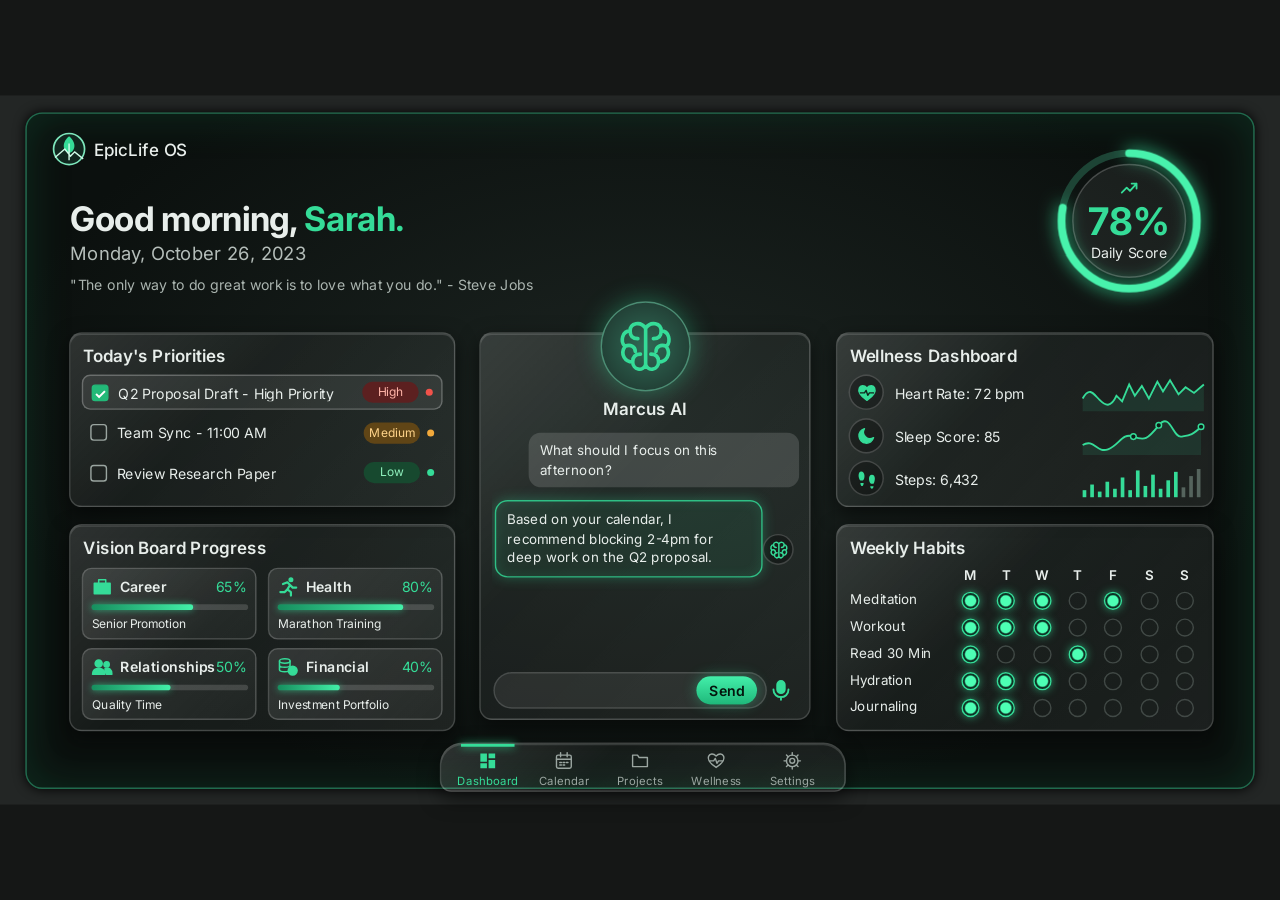
<file: TOOLIFY V 2.0.0/Index.html>
<!DOCTYPE html>
<html lang="en">
<head>
<meta charset="UTF-8">
<meta name="viewport" content="width=device-width, initial-scale=1">
<title>EpicLife OS</title>
<link href="https://fonts.googleapis.com/css2?family=Inter:wght@400;500;600;700&display=swap" rel="stylesheet">
<style>
*{margin:0;padding:0;box-sizing:border-box}
body{background:#151716;height:100vh;height:100dvh;overflow:hidden;font-family:Inter,Arial,sans-serif;color:#e8eeeb}
#app{position:absolute;width:908px;height:503px;left:50%;top:50%;background:#232625}
#screen{position:absolute;left:18px;top:12px;width:872px;height:480px;border:1.5px solid #1f6b4d;border-radius:12px;background:radial-gradient(ellipse at 50% 45%,#1c2421,#0b100e 75%);box-shadow:inset 0 0 30px #19805540,0 0 8px #000}
.a{position:absolute}.t{position:absolute;white-space:nowrap;line-height:1.25}
.panel{position:absolute;border:1px solid #ffffff2b;border-radius:9px;background:linear-gradient(135deg,#ffffff24,#ffffff0b 40%,#ffffff12);box-shadow:0 5px 14px #0008,inset 0 1px 0 #fff2}
button,input{font:inherit;color:inherit;border:0;outline:0;background:none}
button{cursor:pointer}button:hover{filter:brightness(1.25)}
button:focus-visible,input:focus-visible{outline:1.5px solid #37e6a0}
svg{display:block;overflow:visible}
.g{color:#35dc98}
.row{position:absolute;left:8px;width:256px;height:25px;border-radius:6px;display:flex;align-items:center;font-size:10px;padding-left:6px}
.row.first{border:1px solid #ffffff40;background:#ffffff14}
.cb{width:12px;height:12px;border:1.2px solid #9aa5a0;border-radius:2.5px;margin-right:7px;flex:none;font-size:10px;line-height:10px;font-weight:700;color:#fff}
.cb.on{background:#22b978;border-color:#22b978}
.row span{flex:1;overflow:hidden;white-space:nowrap;text-overflow:ellipsis}.row.done span{text-decoration:line-through;opacity:.55}
.tag{width:40px;height:15px;border-radius:9px;font-size:8.5px;line-height:15px;margin-right:5px;flex:none}
.dot{width:5px;height:5px;border-radius:50%;margin-right:6px;flex:none}
.High{background:#5c2020;color:#ffb4a8}.Medium{background:#604516;color:#ffd48a}.Low{background:#17492f;color:#8ff0bd}
.dot.High{background:#f0524a}.dot.Medium{background:#f2a93b}.dot.Low{background:#35dc98}
.goal{position:absolute;width:124px;height:51px;border:1px solid #ffffff2e;border-radius:7px;background:linear-gradient(135deg,#ffffff1c,#ffffff0a);text-align:left}
.track{position:absolute;left:6px;top:25px;width:111px;height:4px;border-radius:3px;background:#ffffff26}
.fill{height:100%;border-radius:3px;background:linear-gradient(90deg,#168e5e,#42f0a8);box-shadow:0 0 5px #35dc98aa;transition:width .3s}
.ic{position:absolute;width:25px;height:25px;border-radius:50%;border:1px solid #ffffff30;background:#00000050;display:grid;place-items:center}
.hab{position:absolute;width:13px;height:13px;border-radius:50%;border:1px solid #7d8a8466;padding:0}
.hab.on{border:1.5px solid #35dc98;background:radial-gradient(circle,#4dffb4 0 3.5px,#0d3325 4.5px);box-shadow:0 0 6px #35dc9899}
.nav{position:absolute;top:0;width:54px;height:35px;display:flex;flex-direction:column;align-items:center;justify-content:center;gap:2px;font-size:8px;color:#9ba6a1}
.nav.on{color:#35dc98}.nav.on::before{content:"";position:absolute;top:0;width:38px;height:2px;background:#35dc98;box-shadow:0 0 6px #35dc98}
.send{background:linear-gradient(#43efaa,#1fb87a);color:#04150d;font-weight:600;border-radius:14px;box-shadow:0 0 10px #35dc9866}
.field{background:#ffffff14;border:1px solid #ffffff2b;border-radius:8px;padding:5px 9px;font-size:11px;min-width:0}
input::placeholder{color:#8c9791}
#chat{position:absolute;left:8px;top:70px;width:218px;height:162px;overflow-y:auto;display:flex;flex-direction:column;gap:9px;scrollbar-width:none}
.me,.ai{font-size:9.5px;line-height:13.5px;border-radius:9px;padding:6px 8px;overflow-wrap:anywhere;flex:none}
.me{align-self:flex-end;max-width:192px;background:#ffffff24}
.ai{align-self:flex-start;max-width:190px;margin-left:2px;border:1px solid #2fbf85;background:#35dc9814;box-shadow:0 0 9px #35dc9855,inset 0 0 8px #35dc9822}
.page{position:absolute;left:30px;top:62px;width:812px;height:370px;padding:16px;overflow:auto;font-size:12px}
.page h2{font-size:17px;margin-bottom:12px}.line{display:flex;gap:10px;align-items:center;padding:7px 10px;border-radius:7px;background:#ffffff10;margin-top:7px}.line span{flex:1;overflow-wrap:anywhere}
.form{display:flex;gap:8px;align-items:center;flex-wrap:wrap}.form .send{padding:5px 14px}
.cal{display:grid;grid-template-columns:repeat(7,1fr);gap:4px;margin-top:8px;text-align:center}.cal button{height:34px;border-radius:6px;background:#ffffff10}.cal .sel{background:#22b978;color:#04150d}.cal .has{border-bottom:2px solid #35dc98}
input[type=range]{accent-color:#35dc98}
</style>
</head>
<body>
<div id="app"><div id="screen"></div></div>

<script>
const $=s=>document.querySelector(s);
const esc=s=>String(s).replace(/[&<>"']/g,c=>'&#'+c.charCodeAt(0)+';');

/* ---------- Data ---------- */
const DEF={name:'Sarah',live:false,
 tasks:[{t:'Q2 Proposal Draft - High Priority',p:'High',d:true},{t:'Team Sync - 11:00 AM',p:'Medium',d:false},{t:'Review Research Paper',p:'Low',d:false}],
 goals:[{n:'Career',s:'Senior Promotion',v:65,i:'bag'},{n:'Health',s:'Marathon Training',v:80,i:'run'},{n:'Relationships',s:'Quality Time',v:50,i:'people'},{n:'Financial',s:'Investment Portfolio',v:40,i:'coins'}],
 habits:[['Meditation','1110100'],['Workout','1110000'],['Read 30 Min','1001000'],['Hydration','1110000'],['Journaling','1100000']].map(([n,d])=>({n,d:[...d].map(Number)})),
 well:{heart:72,sleep:85,steps:6432},events:{},
 chat:[['me','What should I focus on this afternoon?'],['ai','Based on your calendar, I recommend blocking 2-4pm for deep work on the Q2 proposal.']]};
const copy=()=>JSON.parse(JSON.stringify(DEF));
let D=copy();
try{Object.assign(D,JSON.parse(localStorage.getItem('epiclife')||'{}'))}catch(e){}
const save=()=>{try{localStorage.setItem('epiclife',JSON.stringify(D))}catch(e){}};
/* Shuru ka score image jaisa 78% hai, phir aap ke kaam ke mutabiq badalta hai */
const raw=d=>{const h=d.habits.flatMap(x=>x.d);return (d.tasks.length?d.tasks.filter(x=>x.d).length/d.tasks.length:0)*50+(h.length?h.filter(Boolean).length/h.length:0)*50};
const score=()=>Math.max(0,Math.min(100,Math.round(78+raw(D)-raw(DEF))));

let page='Dashboard',month=new Date(),day=new Date().toDateString(),rec=null;

/* ---------- Icons ---------- */
const svg=(body,s=14,w=1.7)=>`<svg width="${s}" height="${s}" viewBox="0 0 24 24" fill="none" stroke="currentColor" stroke-width="${w}" stroke-linecap="round" stroke-linejoin="round">${body}</svg>`;
const I={
 bag:'<path d="M3 8h18v12H3z" fill="currentColor"/><path d="M8 8V4h8v4"/>',
 run:'<circle cx="15" cy="4" r="2" fill="currentColor"/><path d="M6 9l5-2 3 3-3 5 4 3v4M11 15l-3 3H3M14 10l3 3h4" stroke-width="2.5"/>',
 people:'<circle cx="8" cy="8" r="4" fill="currentColor"/><circle cx="17" cy="9" r="3" fill="currentColor"/><path d="M1 20c0-9 14-9 14 0zM15 14c5-2 8 1 8 6h-6z" fill="currentColor"/>',
 coins:'<ellipse cx="8" cy="5" rx="6" ry="2.5"/><path d="M2 5v10c0 3 12 3 12 0V5M2 10c0 3 12 3 12 0"/><circle cx="17" cy="16" r="5" fill="currentColor"/>',
 heart:'<path d="M12 21C-6 9 5-2 12 6c7-8 18 3 0 15z" fill="currentColor"/><path d="M4 12h5l2-3 2 6 2-3h5" stroke="#10211a"/>',
 moon:'<path d="M20 15A9 9 0 119 4a8 8 0 0011 11z" fill="currentColor"/>',
 steps:'<path d="M5 3c5 0 5 9 2 11H4C1 11 1 3 5 3zM4 17h4c0 5-4 5-4 0zM18 7c5 0 4 8 2 11h-3c-3-2-4-11 1-11zM16 21h4c0 4-4 4-4 0z" fill="currentColor" stroke="none"/>',
 brain:'<path d="M12 5C10 2 6 3 6 6c-3 0-4 4-2 6-2 3 0 6 3 6 0 3 4 4 5 1zM12 5c2-3 6-2 6 1 3 0 4 4 2 6 2 3 0 6-3 6 0 3-4 4-5 1M12 5v14M6 6c0 2 1 3 3 3M4 12c2-1 4 0 4 2M7 18c0-2 1-3 3-3M18 6c0 2-1 3-3 3M20 12c-2-1-4 0-4 2M17 18c0-2-1-3-3-3"/>',
 mic:'<rect x="8" y="2" width="8" height="13" rx="4" fill="currentColor"/><path d="M4 11c0 11 16 11 16 0M12 19v3"/>',
 Dashboard:'<path d="M3 3h8v10H3zM13 3h8v6h-8zM3 15h8v6H3zM13 11h8v10h-8z" fill="currentColor" stroke="none"/>',
 Calendar:'<rect x="3" y="5" width="18" height="16" rx="2"/><path d="M3 10h18M8 2v5M16 2v5M7 14h2M11 14h2M15 14h2M7 17h2M11 17h2"/>',
 Projects:'<path d="M3 5h6l2 3h10v11H3z"/>',
 Wellness:'<path d="M12 20C-5 9 5-1 12 6c7-7 17 3 0 14zM4 12h5l2-3 2 6 2-3h5"/>',
 Settings:'<circle cx="12" cy="12" r="3"/><circle cx="12" cy="12" r="7"/><path d="M12 2v3M12 19v3M2 12h3M19 12h3M5 5l2 2M17 17l2 2M19 5l-2 2M7 17l-2 2"/>'
};

/* ---------- Helpers ---------- */
const at=(x,y,w,h)=>`left:${x}px;top:${y}px;${w?`width:${w}px;`:''}${h?`height:${h}px;`:''}`;
const text=(x,y,v,s,extra='')=>`<div class="t" style="${at(x,y)}font-size:${s}px;${extra}">${v}</div>`;
const panel=(x,y,w,h,body,cls='panel')=>`<div class="${cls}" style="${at(x,y,w,h)}">${body}</div>`;
const title=v=>text(9,8,v,12,'font-weight:600');

function ring(){
 const s=score(),c=2*Math.PI*48;
 return `<button class="a" data-act="score" style="${at(729,23,106,106)}border-radius:50%" aria-label="Daily score ${s}%">
 <svg width="106" height="106"><circle cx="53" cy="53" r="48" fill="none" stroke="#1d4435" stroke-width="5"/>
 <circle cx="53" cy="53" r="48" fill="none" stroke="#48f2ac" stroke-width="5.5" stroke-linecap="round" stroke-dasharray="${c*s/100} ${c}" transform="rotate(-90 53 53)" style="filter:drop-shadow(0 0 6px #35dc98)"/>
 <circle cx="53" cy="53" r="40" fill="#ffffff10" stroke="#ffffff38"/></svg>
 <div class="a g" style="left:46px;top:23px">${svg('<path d="M3 17l6-6 4 4 8-9M15 6h6v6"/>',14,2.2)}</div>
 <div class="t g" style="left:0;width:106px;top:37px;font-size:27px;font-weight:700">${s}%</div>
 <div class="t" style="left:0;width:106px;top:69px;font-size:10px">Daily Score</div></button>`;
}
const spark=(d,dots='')=>`<svg width="86" height="26"><path d="${d} V26 H0Z" fill="#35dc981c"/><path d="${d}" fill="none" stroke="#35dc98" stroke-width="1.3"/>${dots}</svg>`;

/* ---------- Dashboard ---------- */
function dashboard(){
 const now=D.live?new Date():new Date(2023,9,26),h=new Date().getHours();
 const greet=!D.live||h<12?'Good morning':h<17?'Good afternoon':'Good evening';
 /* Image mein 26 Oct 2023 ko Monday likha hai, wahi rakha hai */
 const date=D.live?now.toLocaleDateString('en-US',{weekday:'long',month:'long',day:'numeric',year:'numeric'}):'Monday, October 26, 2023';
 let o=text(31,60,`${greet}, <span class="g">${esc(D.name)}.</span>`,24,'font-weight:700;letter-spacing:-.4px')
 +text(31,91,date,13,'color:#b5beba')+text(31,115,'"The only way to do great work is to love what you do." - Steve Jobs',10,'color:#aab4af')+ring();

 o+=panel(30,155,274,124,title("Today's Priorities")+`<div style="position:absolute;inset:0;overflow:hidden">${D.tasks.slice(0,3).map((t,i)=>`<div class="row ${i?'':'first'} ${t.d&&i?'done':''}" style="top:${29+i*28.5}px"><button class="cb ${t.d?'on':''}" data-act="task" data-i="${i}" role="checkbox" aria-checked="${t.d}" aria-label="${esc(t.t)}">${t.d?'✓':''}</button><span>${esc(t.t)}</span><button class="tag ${t.p}" data-act="pri" data-i="${i}">${t.p}</button><i class="dot ${t.p}"></i></div>`).join('')}</div>`);

 o+=panel(30,291,274,147,title('Vision Board Progress')+D.goals.map((g,i)=>`<button class="goal" data-act="goal" data-i="${i}" title="Click: +5%" style="${at(8+(i%2)*132,30+(i>>1)*57)}"><span class="a g" style="left:6px;top:5px">${svg(I[g.i],15)}</span><span class="t" style="left:26px;top:6px;font-size:10px;font-weight:600">${g.n}</span><span class="t g" style="right:6px;top:6px;font-size:10px">${g.v}%</span><span class="track"><div class="fill" style="width:${g.v}%"></div></span><span class="t" style="left:6px;top:34px;font-size:8.5px">${g.s}</span></button>`).join(''));

 o+=panel(321,155,235,275,`<button class="a g" data-act="insight" aria-label="Marcus AI tip" style="left:85px;top:-23px;width:64px;height:64px;border-radius:50%;border:1px solid #8affd066;background:radial-gradient(circle,#2f6a55,#1d302a);box-shadow:0 0 18px #35dc9866;display:grid;place-items:center">${svg(I.brain,44,1.4)}</button>`
 +text(0,46,'Marcus AI',12,'width:233px;text-align:center;font-weight:600')
 +`<div id="chat" aria-live="polite">${D.chat.map(([w,m],i)=>`<div class="${w}" ${i===D.chat.length-1&&w==='ai'?'id="last"':''}>${esc(m)}</div>`).join('')}</div>
 <button class="ic g" data-act="insight" style="left:200px;top:142px;width:22px;height:22px;${D.chat.length>2?'display:none':''}" aria-label="Tip">${svg(I.brain,15)}</button>
 <form data-form="chat"><input name="msg" id="msg" autocomplete="off" aria-label="Message" class="a" style="${at(9,240,194,26)}border-radius:14px;background:#ffffff12;border:1px solid #ffffff24;padding:0 62px 0 12px;font-size:10px">
 <button class="a send" style="${at(153,243,43,20)}font-size:10px">Send</button></form>
 <button class="a g" data-act="mic" aria-label="Voice input" style="${at(205,243,18,20)}${rec?'color:#ff6b60':''}">${svg(I.mic,16,2)}</button>`);

 const w=D.well;
 const bars=[5,9,4,11,6,14,5,19,8,16,6,12,18,7,15,20].map((v,i)=>`<rect x="${i*5.4}" y="${26-v}" width="2.6" height="${v}" fill="${i>12?'#55645d':'#35dc98'}"/>`).join('');
 const rows=[['heart',`Heart Rate: ${w.heart} bpm`,spark('M0 17 C5 8 8 14 12 18 S20 24 24 15 L28 19 L33 7 L37 15 L42 8 L47 17 L53 5 L57 12 L62 4 L68 14 L73 9 L79 13 L86 7')],
 ['moon',`Sleep Score: ${w.sleep}`,spark('M0 19 C8 14 10 25 18 22 S28 10 36 13 S46 15 54 5 S64 14 70 13 S78 12 84 6',[[36,13],[54,5],[84,6]].map(([x,y])=>`<circle cx="${x}" cy="${y}" r="2" fill="#0d1d17" stroke="#35dc98"/>`).join(''))],
 ['steps',`Steps: ${w.steps.toLocaleString('en-US')}`,`<svg width="86" height="26">${bars}</svg>`]];
 o+=panel(574,155,268,124,title('Wellness Dashboard')+rows.map(([i,l,g],n)=>`<button class="a" data-act="go" data-i="Wellness" style="${at(8,29+n*30.5,252,26)}"><span class="ic g" style="left:0;top:0">${svg(I[i],14)}</span><span class="t" style="left:33px;top:7px;font-size:10px">${l}</span><span class="a" style="left:166px;top:0">${g}</span></button>`).join(''));

 o+=panel(574,291,268,147,title('Weekly Habits')+['M','T','W','T','F','S','S'].map((d,i)=>text(88+i*25.3,30,d,9.5,'width:13px;text-align:center;font-weight:600')).join('')
 +D.habits.slice(0,5).map((x,r)=>text(9,47+r*19,esc(x.n),9.5)+x.d.map((on,c)=>`<button class="hab ${on?'on':''}" data-act="habit" data-i="${r},${c}" style="${at(88+c*25.3,46.5+r*19)}" aria-label="${esc(x.n)} day ${c+1}" aria-pressed="${!!on}"></button>`).join('')).join(''));
 return o;
}

/* ---------- Other pages ---------- */
const pages={
 Calendar(){
  const y=month.getFullYear(),m=month.getMonth(),first=new Date(y,m,1).getDay(),n=new Date(y,m+1,0).getDate(),ev=D.events[day]||[];
  let c=['Su','Mo','Tu','We','Th','Fr','Sa'].map(d=>`<b>${d}</b>`).join('')+'<i></i>'.repeat(first);
  for(let i=1;i<=n;i++){const k=new Date(y,m,i).toDateString();c+=`<button data-act="day" data-i="${k}" class="${k===day?'sel':''} ${D.events[k]?.length?'has':''}">${i}</button>`}
  return `<div style="display:flex;gap:20px"><div style="width:420px"><div class="form" style="justify-content:space-between"><button class="field" data-act="month" data-i="-1">‹</button><b>${month.toLocaleString('en-US',{month:'long',year:'numeric'})}</b><button class="field" data-act="month" data-i="1">›</button></div><div class="cal">${c}</div></div>
  <div style="flex:1"><h2>${day}</h2><form class="form" data-form="event"><input class="field" name="v" placeholder="Naya event" required><button class="send">Add</button></form>${ev.map((e,i)=>`<div class="line"><span>${esc(e)}</span><button data-act="delEvent" data-i="${i}" aria-label="Delete">✕</button></div>`).join('')||'<p style="margin-top:12px;opacity:.6">Koi event nahi.</p>'}</div></div>`;
 },
 Projects(){return `<h2>Projects &amp; Tasks</h2><form class="form" data-form="task"><input class="field" name="v" placeholder="Naya task" required style="width:340px"><select name="p" class="field" aria-label="Priority" style="background:#1b2421;color:#fff"><option>High</option><option selected>Medium</option><option>Low</option></select><button class="send">Add Task</button></form><p style="margin-top:8px;opacity:.6">Pehle 3 tasks Dashboard par dikhte hain.</p>
 ${D.tasks.map((t,i)=>`<div class="line"><button class="cb ${t.d?'on':''}" data-act="task" data-i="${i}" aria-label="Done">${t.d?'✓':''}</button><span style="${t.d?'text-decoration:line-through;opacity:.55':''}">${esc(t.t)}</span><button class="tag ${t.p}" data-act="pri" data-i="${i}">${t.p}</button><button data-act="top" data-i="${i}" title="Upar le jayein">↑</button><button data-act="delTask" data-i="${i}" aria-label="Delete">✕</button></div>`).join('')}`},
 Wellness(){return `<h2>Wellness</h2><form data-form="well">${[['heart','Heart Rate (bpm)'],['sleep','Sleep Score'],['steps','Steps']].map(([k,l])=>`<label class="line"><span>${l}</span><input class="field" type="number" min="0" max="${k==='steps'?200000:250}" name="${k}" value="${D.well[k]}" required></label>`).join('')}<button class="send" style="padding:6px 18px;margin:10px 0 18px">Save</button></form><h2>Vision Board</h2>${D.goals.map((g,i)=>`<label class="line"><span>${g.n} — ${g.s}</span><input type="range" data-goal="${i}" value="${g.v}"><b id="gv${i}">${g.v}%</b></label>`).join('')}`},
 Settings(){return `<h2>Settings</h2><form class="form" data-form="name"><input class="field" name="v" value="${esc(D.name)}" maxlength="18" required aria-label="Name"><button class="send">Naam Save</button></form><div class="line"><span>Date: ${D.live?'Aaj ki (live)':'Image wali'}</span><button class="send" style="padding:5px 12px" data-act="live">Change</button></div><div class="line"><span>Fullscreen</span><button class="send" style="padding:5px 12px" data-act="full">Toggle</button></div><div class="line"><span>Chat history</span><button class="field" data-act="clear">Clear</button></div><div class="line"><span>Sab data reset karein</span><button class="field" data-act="reset">Reset</button></div>`}
};

/* ---------- Render ---------- */
function render(){
 const draft=$('#msg')?.value||'';
 const logo=`<button class="a" data-act="go" data-i="Dashboard" style="${at(18,13,125,24)}" aria-label="Home"><svg width="24" height="24" viewBox="0 0 24 24"><circle cx="12" cy="12" r="11" fill="#10271f" stroke="#7ee8bd" stroke-width="1.2"/><path d="M12 3c6 5 4 11 0 12-4-1-6-7 0-12z" fill="#35dc98"/><path d="M2 18l7-6 4 5 3-3 6 5M12 8v12" stroke="#cffbe8" fill="none"/></svg><span class="t" style="left:30px;top:5px;font-size:12px;font-weight:500">EpicLife OS</span></button>`;
 const nav=`<nav class="panel" style="${at(293,446,288,35)}border-radius:16px 16px 8px 8px">${['Dashboard','Calendar','Projects','Wellness','Settings'].map((n,i)=>`<button class="nav ${page===n?'on':''}" data-act="go" data-i="${n}" style="left:${6+i*54}px">${svg(I[n],14)}${n}</button>`).join('')}</nav>`;
 $('#screen').innerHTML=logo+(page==='Dashboard'?dashboard():`<div class="page panel">${pages[page]()}</div>`)+nav;
 const c=$('#chat');if(c){$('#msg').value=draft;const l=$('#last');c.scrollTop=D.chat.length>2?(l?l.offsetTop-c.offsetTop:c.scrollHeight):0}
}

/* ---------- Assistant (offline, rule based) ---------- */
function reply(q){
 q=q.toLowerCase();const open=D.tasks.filter(t=>!t.d),rank={High:0,Medium:1,Low:2},next=[...open].sort((a,b)=>rank[a.p]-rank[b.p])[0],w=D.well;
 if(/sleep|heart|step|health|wellness/.test(q))return `Heart rate ${w.heart} bpm, sleep score ${w.sleep}, steps ${w.steps}.`;
 if(/habit/.test(q))return `This week you completed ${D.habits.flatMap(h=>h.d).filter(Boolean).length} habit check-ins.`;
 if(/score/.test(q))return `Your daily score is ${score()}%. Finish tasks and habits to raise it.`;
 if(/goal|vision/.test(q))return D.goals.map(g=>`${g.n} ${g.v}%`).join(', ')+'.';
 if(/task|focus|priority|next|today/.test(q))return next?`Focus on "${next.t}" (${next.p} priority). ${open.length} task(s) left.`:'All tasks are done. Great work!';
 if(/hi|hello|salam/.test(q))return `Hello ${D.name}! Ask me about tasks, habits, goals or wellness.`;
 return 'I can help with tasks, habits, goals, wellness and your daily score.';
}
const ask=q=>{D.chat.push(['me',q],['ai',reply(q)])};

/* ---------- Events ---------- */
const A={
 go:i=>page=i,
 task:i=>D.tasks[i].d=!D.tasks[i].d,
 pri:i=>{const p=['High','Medium','Low'];D.tasks[i].p=p[(p.indexOf(D.tasks[i].p)+1)%3]},
 top:i=>D.tasks.unshift(...D.tasks.splice(i,1)),
 delTask:i=>D.tasks.splice(i,1),
 goal:i=>D.goals[i].v=D.goals[i].v>=100?0:Math.min(100,D.goals[i].v+5),
 habit:i=>{const[r,c]=i.split(',');D.habits[r].d[c]^=1},
 score:()=>ask('What is my score?'),
 insight:()=>ask('What should I focus on next?'),
 month:i=>month=new Date(month.getFullYear(),month.getMonth()+Number(i),1),
 day:i=>day=i,delEvent:i=>D.events[day].splice(i,1),
 live:()=>D.live=!D.live,
 full:()=>{(document.fullscreenElement?document.exitFullscreen():document.documentElement.requestFullscreen())?.catch(()=>{})},
 clear:()=>D.chat=[],
 reset:()=>{if(confirm('Sara data reset karein?'))D=copy()},
 mic:()=>{
  const R=window.SpeechRecognition||window.webkitSpeechRecognition;
  if(!R){D.chat.push(['ai','Voice input is not supported in this browser. Try Chrome.']);return}
  if(rec){rec.stop();return}
  rec=new R();rec.lang='en-US';
  rec.onresult=e=>{ask(e.results[0][0].transcript);save()};
  rec.onerror=()=>D.chat.push(['ai','Mic not available. Please allow microphone access.']);
  rec.onend=()=>{rec=null;render()};
  try{rec.start()}catch(e){rec=null}
 }
};
document.addEventListener('click',e=>{const b=e.target.closest('[data-act]');if(!b)return;A[b.dataset.act](b.dataset.i);save();render()});
document.addEventListener('submit',e=>{
 e.preventDefault();const f=Object.fromEntries(new FormData(e.target)),type=e.target.dataset.form,v=(f.v||f.msg||'').trim();
 if(type==='well')D.well={heart:+f.heart,sleep:+f.sleep,steps:+f.steps};
 else{
  if(!v)return;
  if(type==='chat'){ask(v);$('#msg').value=''}
  if(type==='event')(D.events[day]=D.events[day]||[]).push(v);
  if(type==='task')D.tasks.push({t:v,p:f.p,d:false});
  if(type==='name')D.name=v;
 }
 save();render();if(type==='chat')$('#msg').focus();
});
document.addEventListener('input',e=>{const i=e.target.dataset.goal;if(i===undefined)return;D.goals[i].v=+e.target.value;$('#gv'+i).textContent=e.target.value+'%';save()});

function fit(){$('#app').style.transform=`translate(-50%,-50%) scale(${Math.min(innerWidth/908,innerHeight/503)})`}
addEventListener('resize',fit);fit();render();
</script>
</body>
</html>
</file>
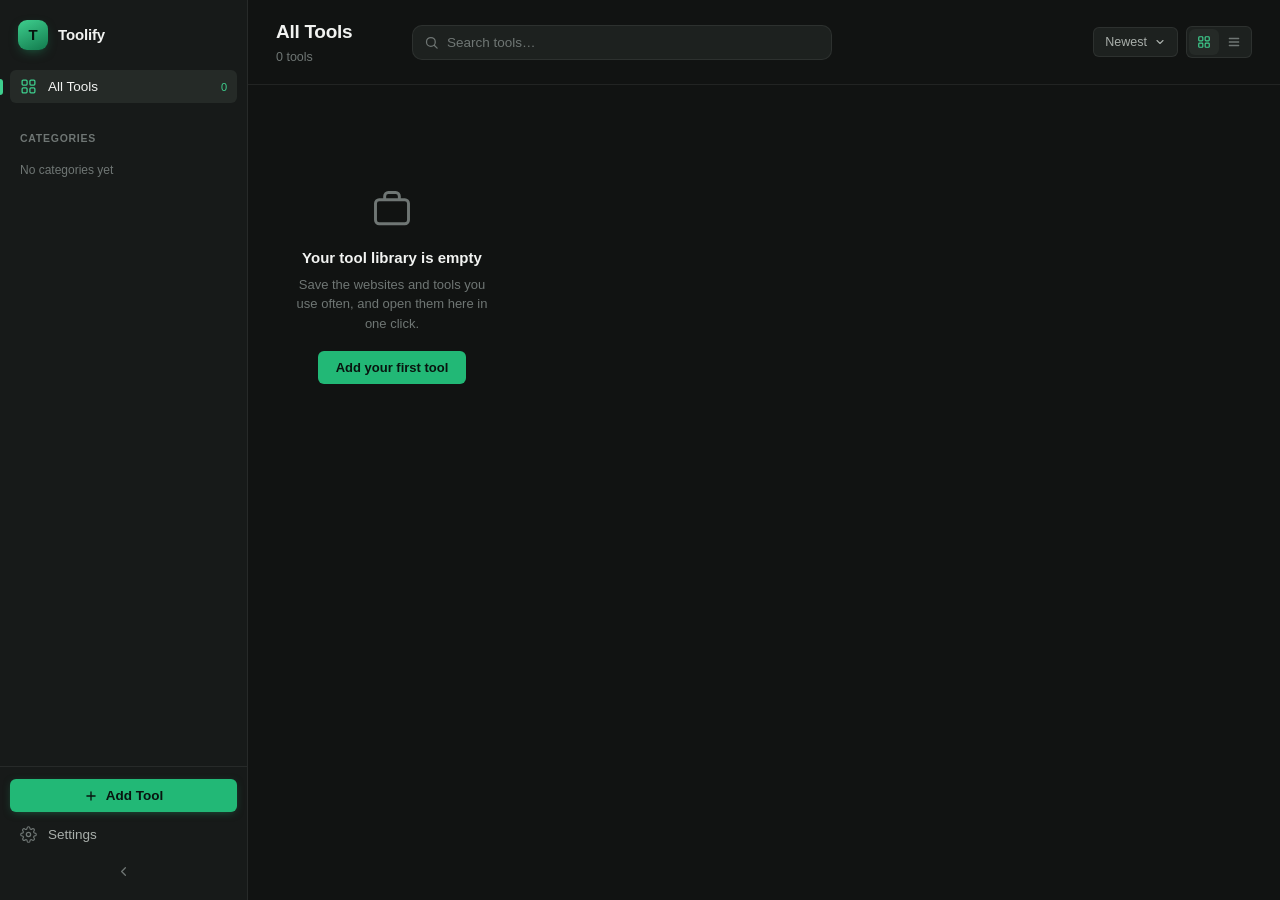
<file: Toolify.html>
<!DOCTYPE html>
<html lang="en">
<head>
<meta charset="UTF-8">
<meta name="viewport" content="width=device-width, initial-scale=1.0">
<link rel="icon" href="data:image/svg+xml,%3Csvg xmlns='http://www.w3.org/2000/svg' viewBox='0 0 64 64'%3E%3Crect width='64' height='64' rx='16' fill='%230b0f0d'/%3E%3Cpath d='M17 17h30v9H36v22h-8V26H17z' fill='%2334d399'/%3E%3C/svg%3E">
<title>Toolify —  Tool Library</title>
<style>
/* ============================================================
   TOOLIFY — Design tokens
   ============================================================ */
:root{
  --radius-sm:6px; --radius-md:10px; --radius-lg:14px; --radius-xl:18px;
  --ease:cubic-bezier(.22,.8,.28,1);
  --dur-fast:120ms; --dur-med:220ms; --dur-slow:380ms;

  --emerald-50:#e9f8f0; --emerald-400:#3ecf8e; --emerald-500:#22b876; --emerald-600:#189a62; --emerald-700:#127a4d;

  /* Dark theme (default) */
  --bg:#111312; --bg-elev-1:#171a19; --bg-elev-2:#1d211f; --bg-elev-3:#252a27;
  --surface-card:#1a1d1c; --surface-card-hover:#1f2321;
  --border-subtle:rgba(255,255,255,.07); --border-med:rgba(255,255,255,.12);
  --text-primary:#f2f3f1; --text-secondary:#a9afab; --text-tertiary:#6f7674;
  --accent:var(--emerald-400); --accent-strong:var(--emerald-500);
  --danger:#e2685c; --danger-strong:#c14638;
  --shadow-card:0 1px 2px rgba(0,0,0,.4), 0 8px 24px -8px rgba(0,0,0,.55);
  --shadow-card-hover:0 2px 4px rgba(0,0,0,.5), 0 20px 40px -12px rgba(0,0,0,.65), 0 0 0 1px rgba(62,207,142,.12);
  --shadow-modal:0 30px 80px -20px rgba(0,0,0,.7), 0 0 0 1px rgba(255,255,255,.06);
  --scrollbar:#333836;
}
html[data-theme="light"]{
  --bg:#f5f4f1; --bg-elev-1:#ffffff; --bg-elev-2:#efeee9; --bg-elev-3:#e6e4de;
  --surface-card:#ffffff; --surface-card-hover:#ffffff;
  --border-subtle:rgba(20,20,18,.08); --border-med:rgba(20,20,18,.14);
  --text-primary:#1b1c1a; --text-secondary:#5b5f5a; --text-tertiary:#8b8f89;
  --accent:var(--emerald-600); --accent-strong:var(--emerald-700);
  --danger:#c1443a; --danger-strong:#a3372e;
  --shadow-card:0 1px 2px rgba(20,20,18,.06), 0 6px 18px -8px rgba(20,20,18,.12);
  --shadow-card-hover:0 2px 6px rgba(20,20,18,.08), 0 20px 40px -14px rgba(20,20,18,.18), 0 0 0 1px rgba(24,154,98,.15);
  --shadow-modal:0 30px 80px -20px rgba(20,20,18,.3), 0 0 0 1px rgba(20,20,18,.06);
  --scrollbar:#d8d6d0;
}
*{box-sizing:border-box; margin:0; padding:0;}
html,body{height:100%;}
body{
  background:var(--bg); color:var(--text-primary);
  font-family:-apple-system,BlinkMacSystemFont,"Segoe UI",Inter,Roboto,Helvetica,Arial,sans-serif;
  font-size:14px; line-height:1.5; -webkit-font-smoothing:antialiased;
  overflow:hidden;
}
::-webkit-scrollbar{width:9px; height:9px;}
::-webkit-scrollbar-thumb{background:var(--scrollbar); border-radius:8px;}
::-webkit-scrollbar-track{background:transparent;}
button{font-family:inherit; cursor:pointer;}
input,select,textarea{font-family:inherit;}
a{color:inherit;}
:focus-visible{outline:2px solid var(--accent); outline-offset:2px; border-radius:4px;}
.sr-only{position:absolute; width:1px; height:1px; overflow:hidden; clip:rect(0 0 0 0); white-space:nowrap;}

/* ============================================================
   APP SHELL
   ============================================================ */
#app{display:flex; height:100vh; width:100vw; overflow:hidden;}

/* ---------- SIDEBAR ---------- */
#sidebar{
  width:248px; flex-shrink:0; background:var(--bg-elev-1); border-right:1px solid var(--border-subtle);
  display:flex; flex-direction:column; transition:width var(--dur-med) var(--ease);
}
#sidebar.collapsed{width:72px;}
.brand{
  display:flex; align-items:center; gap:10px; padding:20px 18px 16px 18px; flex-shrink:0;
}
.brand-mark{
  width:30px; height:30px; border-radius:9px; flex-shrink:0;
  background:linear-gradient(155deg, var(--emerald-400), var(--emerald-700));
  display:flex; align-items:center; justify-content:center; color:#08150f; font-weight:700; font-size:15px;
  box-shadow:0 4px 12px -4px rgba(34,184,118,.5);
}
.brand-name{font-size:15px; font-weight:650; letter-spacing:-0.01em; white-space:nowrap; overflow:hidden;}
#sidebar.collapsed .brand-name, #sidebar.collapsed .nav-label, #sidebar.collapsed .nav-count, #sidebar.collapsed .sidebar-section-title{
  display:none;
}
.sidebar-scroll{flex:1; overflow-y:auto; padding:4px 10px;}
.nav-section{margin-bottom:14px;}
.sidebar-section-title{
  font-size:10.5px; font-weight:650; text-transform:uppercase; letter-spacing:.07em; color:var(--text-tertiary);
  padding:14px 10px 6px 10px;
}
.nav-item{
  display:flex; align-items:center; gap:11px; width:100%; padding:8px 10px; border:none; background:transparent;
  border-radius:var(--radius-sm); color:var(--text-secondary); font-size:13.5px; font-weight:500; text-align:left;
  transition:background var(--dur-fast) var(--ease), color var(--dur-fast) var(--ease); position:relative;
}
.nav-item:hover{background:var(--bg-elev-2); color:var(--text-primary);}
.nav-item.active{background:var(--bg-elev-3); color:var(--text-primary);}
.nav-item.active .nav-icon{color:var(--accent);}
.nav-item.active::before{
  content:""; position:absolute; left:-10px; top:50%; transform:translateY(-50%);
  width:3px; height:16px; border-radius:0 3px 3px 0; background:var(--accent);
}
.nav-icon{width:17px; height:17px; flex-shrink:0; display:flex; align-items:center; justify-content:center; color:var(--text-tertiary);}
.nav-icon svg{width:100%; height:100%;}
.nav-label{flex:1; overflow:hidden; text-overflow:ellipsis; white-space:nowrap;}
.nav-count{font-size:11px; color:var(--text-tertiary); font-variant-numeric:tabular-nums;}
.nav-item.active .nav-count{color:var(--accent);}
.cat-dot{width:7px; height:7px; border-radius:50%; background:var(--emerald-500); flex-shrink:0;}

.sidebar-footer{padding:12px 10px 14px 10px; border-top:1px solid var(--border-subtle); flex-shrink:0; display:flex; flex-direction:column; gap:6px;}
.btn-add-tool{
  display:flex; align-items:center; justify-content:center; gap:8px; width:100%; padding:9px 12px;
  background:var(--accent-strong); color:#08150f; border:none; border-radius:var(--radius-sm);
  font-size:13.5px; font-weight:650; transition:transform var(--dur-fast) var(--ease), background var(--dur-fast) var(--ease), box-shadow var(--dur-fast) var(--ease);
  box-shadow:0 2px 10px -3px rgba(34,184,118,.5);
}
.btn-add-tool:hover{background:var(--accent); transform:translateY(-1px);}
.btn-add-tool:active{transform:translateY(0);}
#sidebar.collapsed .btn-add-tool span{display:none;}

.collapse-toggle{
  display:flex; align-items:center; justify-content:center; width:100%; padding:7px; background:transparent;
  border:none; border-radius:var(--radius-sm); color:var(--text-tertiary);
}
.collapse-toggle:hover{background:var(--bg-elev-2); color:var(--text-secondary);}
.collapse-toggle svg{width:15px; height:15px; transition:transform var(--dur-med) var(--ease);}
#sidebar.collapsed .collapse-toggle svg{transform:rotate(180deg);}

/* ---------- MAIN ---------- */
#main{flex:1; display:flex; flex-direction:column; min-width:0; overflow:hidden;}
.topbar{
  display:flex; align-items:center; gap:16px; padding:18px 28px; border-bottom:1px solid var(--border-subtle);
  flex-shrink:0; flex-wrap:wrap;
}
.topbar-title-wrap{min-width:120px;}
.topbar-title{font-size:19px; font-weight:650; letter-spacing:-0.015em;}
.topbar-sub{font-size:12.5px; color:var(--text-tertiary); margin-top:1px;}

.search-wrap{
  flex:1; min-width:180px; max-width:420px; position:relative; display:flex; align-items:center;
}
.search-icon{position:absolute; left:12px; width:15px; height:15px; color:var(--text-tertiary); pointer-events:none;}
#search-input{
  width:100%; padding:9px 34px 9px 34px; background:var(--bg-elev-2); border:1px solid var(--border-subtle);
  border-radius:var(--radius-md); color:var(--text-primary); font-size:13.5px; transition:border-color var(--dur-fast), background var(--dur-fast);
}
#search-input:focus{border-color:var(--accent); background:var(--bg-elev-1); outline:none;}
#search-input::placeholder{color:var(--text-tertiary);}
.search-clear{
  position:absolute; right:8px; width:19px; height:19px; border-radius:50%; border:none; background:var(--bg-elev-3);
  color:var(--text-secondary); display:none; align-items:center; justify-content:center;
}
.search-clear svg{width:10px; height:10px;}
.search-clear.show{display:flex;}

.topbar-controls{display:flex; align-items:center; gap:8px; margin-left:auto;}
.view-toggle{display:flex; background:var(--bg-elev-2); border-radius:var(--radius-sm); padding:2px; border:1px solid var(--border-subtle);}
.view-btn{
  display:flex; align-items:center; justify-content:center; width:30px; height:26px; border:none; background:transparent;
  border-radius:6px; color:var(--text-tertiary); transition:background var(--dur-fast), color var(--dur-fast);
}
.view-btn svg{width:14px; height:14px;}
.view-btn.active{background:var(--bg-elev-3); color:var(--accent);}
.view-btn:not(.active):hover{color:var(--text-secondary);}

.sort-wrap{position:relative;}
.sort-btn{
  display:flex; align-items:center; gap:7px; padding:7px 11px; background:var(--bg-elev-2); border:1px solid var(--border-subtle);
  border-radius:var(--radius-sm); color:var(--text-secondary); font-size:12.5px; font-weight:500;
}
.sort-btn svg{width:12px; height:12px;}
.sort-btn:hover{color:var(--text-primary);}
.sort-menu{
  position:absolute; top:calc(100% + 6px); right:0; background:var(--bg-elev-1); border:1px solid var(--border-med);
  border-radius:var(--radius-md); box-shadow:var(--shadow-modal); min-width:150px; padding:5px; z-index:40;
  opacity:0; transform:translateY(-4px) scale(.98); pointer-events:none; transition:opacity var(--dur-fast), transform var(--dur-fast);
}
.sort-menu.open{opacity:1; transform:translateY(0) scale(1); pointer-events:auto;}
.sort-option{
  display:flex; align-items:center; justify-content:space-between; width:100%; padding:7px 9px; background:transparent; border:none;
  border-radius:6px; font-size:12.5px; color:var(--text-secondary); text-align:left;
}
.sort-option:hover{background:var(--bg-elev-3); color:var(--text-primary);}
.sort-option.active{color:var(--accent);}

/* ---------- CONTENT / GRID ---------- */
.content-scroll{flex:1; overflow-y:auto; padding:22px 28px 40px 28px;}
.grid{
  display:grid; grid-template-columns:repeat(auto-fill,minmax(216px,1fr)); gap:16px; perspective:1200px;
}
.grid.list-mode{display:flex; flex-direction:column; gap:6px;}

.tool-card{
  position:relative; background:var(--surface-card); border:1px solid var(--border-subtle); border-radius:var(--radius-lg);
  padding:16px; cursor:pointer; text-align:left; display:block; text-decoration:none; color:inherit;
  box-shadow:var(--shadow-card); transform-style:preserve-3d; will-change:transform;
  transition:box-shadow var(--dur-med) var(--ease), border-color var(--dur-med) var(--ease), background var(--dur-med) var(--ease);
}
.tool-card:hover{ box-shadow:var(--shadow-card-hover); border-color:rgba(62,207,142,.25); background:var(--surface-card-hover); }
.tool-card:focus-visible{outline:2px solid var(--accent); outline-offset:3px;}
.card-top{display:flex; align-items:flex-start; justify-content:space-between; margin-bottom:12px;}
.tool-icon{
  width:38px; height:38px; border-radius:10px; overflow:hidden; flex-shrink:0; background:var(--bg-elev-3);
  display:flex; align-items:center; justify-content:center; box-shadow:inset 0 0 0 1px var(--border-subtle);
}
.tool-icon img{width:100%; height:100%; object-fit:cover;}
.tool-icon-fallback{
  width:100%; height:100%; display:flex; align-items:center; justify-content:center; font-weight:650; font-size:15px;
  background:linear-gradient(155deg, rgba(62,207,142,.28), rgba(18,122,77,.35)); color:var(--accent);
}
.fav-indicator{width:15px; height:15px; color:var(--accent); flex-shrink:0; margin-top:2px;}
.fav-indicator svg{width:100%; height:100%;}
.tool-name{font-size:14.5px; font-weight:620; letter-spacing:-0.005em; margin-bottom:4px; overflow:hidden; text-overflow:ellipsis; white-space:nowrap;}
.tool-desc{
  font-size:12.5px; color:var(--text-secondary); line-height:1.45; display:-webkit-box; -webkit-line-clamp:2; -webkit-box-orient:vertical;
  overflow:hidden; min-height:35px; margin-bottom:12px;
}
.tool-badge{
  display:inline-flex; align-items:center; gap:5px; font-size:10.5px; font-weight:600; color:var(--text-tertiary);
  background:var(--bg-elev-2); padding:3px 9px; border-radius:20px; border:1px solid var(--border-subtle);
}
.tool-badge .dot{width:5px; height:5px; border-radius:50%; background:var(--accent);}

/* list mode */
.list-mode .tool-card{display:flex; align-items:center; gap:14px; padding:10px 14px; border-radius:var(--radius-md);}
.list-mode .card-top{margin:0;}
.list-mode .tool-icon{width:30px; height:30px; border-radius:8px;}
.list-mode .card-body{flex:1; min-width:0; display:flex; align-items:center; gap:16px;}
.list-mode .tool-name{margin:0; width:170px; flex-shrink:0;}
.list-mode .tool-desc{-webkit-line-clamp:1; min-height:0; margin:0; flex:1;}
.list-mode .tool-badge{flex-shrink:0;}
.list-mode .fav-indicator{margin:0;}

.empty-state{
  display:flex; flex-direction:column; align-items:center; justify-content:center; text-align:center;
  padding:80px 20px; color:var(--text-secondary);
}
.empty-icon{width:44px; height:44px; color:var(--text-tertiary); margin-bottom:16px;}
.empty-title{font-size:15px; font-weight:620; color:var(--text-primary); margin-bottom:5px;}
.empty-sub{font-size:13px; color:var(--text-tertiary); margin-bottom:18px; max-width:320px;}
.btn-primary{
  padding:9px 18px; background:var(--accent-strong); color:#08150f; border:none; border-radius:var(--radius-sm);
  font-size:13px; font-weight:650; transition:background var(--dur-fast), transform var(--dur-fast);
}
.btn-primary:hover{background:var(--accent); transform:translateY(-1px);}

/* ============================================================
   MODALS
   ============================================================ */
.overlay{
  position:fixed; inset:0; background:rgba(8,9,8,.6); backdrop-filter:blur(3px); display:flex; align-items:center; justify-content:center;
  z-index:100; opacity:0; pointer-events:none; transition:opacity var(--dur-med) var(--ease); padding:20px;
}
.overlay.open{opacity:1; pointer-events:auto;}
.modal{
  background:var(--bg-elev-1); border:1px solid var(--border-med); border-radius:var(--radius-lg); box-shadow:var(--shadow-modal);
  width:100%; max-width:440px; max-height:88vh; display:flex; flex-direction:column; overflow:hidden;
  transform:translateY(10px) scale(.98); transition:transform var(--dur-med) var(--ease);
}
.overlay.open .modal{transform:translateY(0) scale(1);}
.modal.wide{max-width:620px;}
.modal-header{display:flex; align-items:center; justify-content:space-between; padding:18px 20px; border-bottom:1px solid var(--border-subtle); flex-shrink:0;}
.modal-title{font-size:15.5px; font-weight:650; letter-spacing:-0.01em;}
.modal-close{
  width:28px; height:28px; border-radius:8px; border:none; background:transparent; color:var(--text-tertiary);
  display:flex; align-items:center; justify-content:center;
}
.modal-close:hover{background:var(--bg-elev-3); color:var(--text-primary);}
.modal-close svg{width:14px; height:14px;}
.modal-body{padding:20px; overflow-y:auto;}
.modal-footer{display:flex; align-items:center; justify-content:flex-end; gap:9px; padding:16px 20px; border-top:1px solid var(--border-subtle); flex-shrink:0;}

.field{margin-bottom:15px;}
.field:last-child{margin-bottom:0;}
.field-label{display:block; font-size:12.5px; font-weight:600; color:var(--text-secondary); margin-bottom:6px;}
.field-input, .field-select, .field-textarea{
  width:100%; padding:9px 11px; background:var(--bg-elev-2); border:1px solid var(--border-subtle); border-radius:var(--radius-sm);
  color:var(--text-primary); font-size:13.5px; transition:border-color var(--dur-fast);
}
.field-input:focus, .field-select:focus, .field-textarea:focus{border-color:var(--accent); outline:none;}
.field-textarea{resize:vertical; min-height:64px;}
.field-error{font-size:11.5px; color:var(--danger); margin-top:5px; display:none;}
.field-error.show{display:block;}
.field-input.invalid, .field-select.invalid{border-color:var(--danger);}
.field-hint{font-size:11px; color:var(--text-tertiary); margin-top:5px;}

.btn{padding:9px 16px; border-radius:var(--radius-sm); font-size:13px; font-weight:600; border:1px solid transparent; transition:all var(--dur-fast);}
.btn-ghost{background:transparent; border-color:var(--border-med); color:var(--text-secondary);}
.btn-ghost:hover{background:var(--bg-elev-2); color:var(--text-primary);}
.btn-solid{background:var(--accent-strong); color:#08150f;}
.btn-solid:hover{background:var(--accent);}
.btn-danger{background:transparent; border-color:var(--danger); color:var(--danger);}
.btn-danger:hover{background:var(--danger); color:#fff;}
.btn-danger-solid{background:var(--danger-strong); color:#fff;}
.btn-danger-solid:hover{background:var(--danger);}
.btn:disabled{opacity:.5; cursor:not-allowed;}

.warn-box{
  display:flex; gap:10px; background:rgba(226,104,92,.1); border:1px solid rgba(226,104,92,.3); border-radius:var(--radius-sm);
  padding:11px 12px; font-size:12.5px; color:var(--text-secondary); margin-bottom:14px; align-items:flex-start;
}
.warn-box svg{width:16px; height:16px; color:var(--danger); flex-shrink:0; margin-top:1px;}

/* ============================================================
   SETTINGS
   ============================================================ */
#settings-overlay .modal{max-width:840px; height:78vh; max-height:640px;}
.settings-layout{display:flex; height:100%; overflow:hidden;}
.settings-nav{width:190px; flex-shrink:0; background:var(--bg-elev-2); border-right:1px solid var(--border-subtle); padding:10px; overflow-y:auto;}
.settings-nav-item{
  display:flex; align-items:center; gap:9px; width:100%; padding:8px 10px; background:transparent; border:none; border-radius:var(--radius-sm);
  color:var(--text-secondary); font-size:13px; font-weight:500; text-align:left; margin-bottom:2px;
}
.settings-nav-item svg{width:15px; height:15px; flex-shrink:0;}
.settings-nav-item:hover{background:var(--bg-elev-3); color:var(--text-primary);}
.settings-nav-item.active{background:var(--bg-elev-3); color:var(--accent); font-weight:620;}
.settings-panel{flex:1; overflow-y:auto; padding:24px 26px;}
.settings-panel h3{font-size:15px; font-weight:650; margin-bottom:4px;}
.settings-panel .panel-sub{font-size:12.5px; color:var(--text-tertiary); margin-bottom:20px;}
.settings-block{margin-bottom:22px;}
.settings-row{
  display:flex; align-items:center; justify-content:space-between; padding:13px 0; border-bottom:1px solid var(--border-subtle); gap:16px;
}
.settings-row:last-child{border-bottom:none;}
.settings-row-label{font-size:13px; font-weight:600;}
.settings-row-desc{font-size:11.5px; color:var(--text-tertiary); margin-top:2px;}

.theme-picker{display:flex; gap:8px;}
.theme-opt{
  padding:6px 13px; border-radius:var(--radius-sm); border:1px solid var(--border-med); background:var(--bg-elev-2); color:var(--text-secondary); font-size:12.5px; font-weight:600;
}
.theme-opt.active{border-color:var(--accent); color:var(--accent); background:rgba(62,207,142,.1);}

.stat-grid{display:grid; grid-template-columns:repeat(3,1fr); gap:10px; margin-bottom:20px;}
.stat-box{background:var(--bg-elev-2); border:1px solid var(--border-subtle); border-radius:var(--radius-md); padding:14px;}
.stat-num{font-size:22px; font-weight:700; color:var(--accent); font-variant-numeric:tabular-nums;}
.stat-label{font-size:11px; color:var(--text-tertiary); margin-top:2px;}

.manage-search{position:relative; margin-bottom:14px;}
.manage-list{display:flex; flex-direction:column; gap:4px;}
.manage-row{
  display:flex; align-items:center; gap:11px; padding:9px 10px; border-radius:var(--radius-sm); border:1px solid var(--border-subtle); background:var(--bg-elev-2);
}
.manage-row .tool-icon{width:28px; height:28px; border-radius:7px; flex-shrink:0;}
.manage-row .m-name{font-size:13px; font-weight:600; flex:1; min-width:0; overflow:hidden; text-overflow:ellipsis; white-space:nowrap;}
.manage-row .m-cat{font-size:11px; color:var(--text-tertiary); flex-shrink:0; width:110px; overflow:hidden; text-overflow:ellipsis; white-space:nowrap;}
.icon-btn{width:26px; height:26px; border-radius:6px; border:none; background:transparent; color:var(--text-tertiary); display:flex; align-items:center; justify-content:center; flex-shrink:0;}
.icon-btn:hover{background:var(--bg-elev-3); color:var(--text-primary);}
.icon-btn svg{width:13px; height:13px;}
.icon-btn.danger:hover{color:var(--danger);}

.cat-row{display:flex; align-items:center; gap:10px; padding:9px 10px; border-radius:var(--radius-sm); border:1px solid var(--border-subtle); background:var(--bg-elev-2); margin-bottom:6px;}
.cat-row .cat-name-input{flex:1; background:transparent; border:none; color:var(--text-primary); font-size:13px; font-weight:600; padding:4px 2px; border-radius:4px;}
.cat-row .cat-name-input:focus{background:var(--bg-elev-1); outline:none;}
.cat-row .cat-count{font-size:11px; color:var(--text-tertiary); flex-shrink:0;}
.cat-row.system{opacity:.7;}
.new-cat-row{display:flex; gap:8px; margin-top:10px;}
.new-cat-row input{flex:1;}

.backup-card{background:var(--bg-elev-2); border:1px solid var(--border-subtle); border-radius:var(--radius-md); padding:16px; margin-bottom:14px;}
.backup-card h4{font-size:13.5px; font-weight:650; margin-bottom:5px;}
.backup-card p{font-size:12px; color:var(--text-tertiary); margin-bottom:12px; line-height:1.5;}
.reminder-pill{display:inline-flex; align-items:center; gap:6px; font-size:11.5px; color:var(--text-tertiary); padding:5px 10px; background:var(--bg-elev-3); border-radius:20px;}

.about-block{text-align:left;}
.about-mark{width:44px; height:44px; border-radius:13px; background:linear-gradient(155deg, var(--emerald-400), var(--emerald-700)); display:flex; align-items:center; justify-content:center; color:#08150f; font-weight:700; font-size:20px; margin-bottom:14px;}
.about-block h4{font-size:16px; font-weight:650; margin-bottom:4px;}
.about-block p{font-size:12.5px; color:var(--text-secondary); line-height:1.6; margin-bottom:10px; max-width:420px;}
.about-meta{font-size:11.5px; color:var(--text-tertiary); margin-top:16px;}

/* ============================================================
   TOASTS
   ============================================================ */
#toast-stack{position:fixed; bottom:20px; left:50%; transform:translateX(-50%); z-index:200; display:flex; flex-direction:column-reverse; gap:8px; align-items:center;}
.toast{
  display:flex; align-items:center; gap:9px; background:var(--bg-elev-1); border:1px solid var(--border-med); box-shadow:var(--shadow-modal);
  padding:10px 15px; border-radius:var(--radius-md); font-size:12.5px; font-weight:550; color:var(--text-primary);
  animation:toast-in var(--dur-med) var(--ease);
}
.toast.leaving{animation:toast-out var(--dur-fast) var(--ease) forwards;}
.toast-icon{width:15px; height:15px; flex-shrink:0; color:var(--accent);}
.toast.error .toast-icon{color:var(--danger);}
@keyframes toast-in{from{opacity:0; transform:translateY(8px) scale(.96);} to{opacity:1; transform:translateY(0) scale(1);}}
@keyframes toast-out{to{opacity:0; transform:translateY(6px) scale(.96);}}

/* ============================================================
   RESPONSIVE
   ============================================================ */
@media (max-width: 860px){
  #sidebar{position:fixed; z-index:80; height:100vh; width:230px; transform:translateX(-100%); transition:transform var(--dur-med) var(--ease);}
  #sidebar.mobile-open{transform:translateX(0); box-shadow:0 0 0 2000px rgba(0,0,0,.4);}
  #sidebar.collapsed{width:230px;}
  .mobile-menu-btn{display:flex !important;}
  .topbar{padding:14px 16px;}
  .content-scroll{padding:16px;}
  .grid{grid-template-columns:repeat(auto-fill,minmax(150px,1fr)); gap:10px;}
  #settings-overlay .modal{height:90vh; max-height:none;}
  .settings-layout{flex-direction:column;}
  .settings-nav{width:100%; display:flex; overflow-x:auto; border-right:none; border-bottom:1px solid var(--border-subtle); padding:8px;}
  .settings-nav-item{flex-shrink:0; margin-right:4px;}
}
.mobile-menu-btn{display:none; align-items:center; justify-content:center; width:34px; height:34px; border-radius:8px; border:1px solid var(--border-subtle); background:var(--bg-elev-2); color:var(--text-secondary);}
.mobile-menu-btn svg{width:16px; height:16px;}

@media (prefers-reduced-motion: reduce){
  *{animation-duration:.001ms !important; transition-duration:.001ms !important;}
  .tool-card{transform:none !important;}
}
</style>
</head>
<body>

<div id="app">
  <!-- ============ SIDEBAR ============ -->
  <aside id="sidebar">
    <div class="brand">
      <div class="brand-mark">T</div>
      <div class="brand-name">Toolify</div>
    </div>
    <nav class="sidebar-scroll" id="sidebar-nav">
      <div class="nav-section" id="nav-system"></div>
      <div class="nav-section">
        <div class="sidebar-section-title">Categories</div>
        <div id="nav-categories"></div>
      </div>
    </nav>
    <div class="sidebar-footer">
      <button class="btn-add-tool" id="btn-add-tool-sidebar">
        <svg viewBox="0 0 24 24" fill="none" width="14" height="14"><path d="M12 5v14M5 12h14" stroke="currentColor" stroke-width="2.3" stroke-linecap="round"/></svg>
        <span>Add Tool</span>
      </button>
      <button class="nav-item" id="btn-open-settings">
        <span class="nav-icon"><svg viewBox="0 0 24 24" fill="none"><path d="M12 15a3 3 0 100-6 3 3 0 000 6z" stroke="currentColor" stroke-width="1.8"/><path d="M19.4 15a1.65 1.65 0 00.33 1.82l.06.06a2 2 0 11-2.83 2.83l-.06-.06a1.65 1.65 0 00-1.82-.33 1.65 1.65 0 00-1 1.51V21a2 2 0 01-4 0v-.09a1.65 1.65 0 00-1-1.51 1.65 1.65 0 00-1.82.33l-.06.06a2 2 0 11-2.83-2.83l.06-.06a1.65 1.65 0 00.33-1.82 1.65 1.65 0 00-1.51-1H3a2 2 0 010-4h.09a1.65 1.65 0 001.51-1 1.65 1.65 0 00-.33-1.82l-.06-.06a2 2 0 112.83-2.83l.06.06a1.65 1.65 0 001.82.33H9a1.65 1.65 0 001-1.51V3a2 2 0 014 0v.09a1.65 1.65 0 001 1.51 1.65 1.65 0 001.82-.33l.06-.06a2 2 0 112.83 2.83l-.06.06a1.65 1.65 0 00-.33 1.82V9a1.65 1.65 0 001.51 1H21a2 2 0 010 4h-.09a1.65 1.65 0 00-1.51 1z" stroke="currentColor" stroke-width="1.6"/></svg></span>
        <span class="nav-label">Settings</span>
      </button>
      <button class="collapse-toggle" id="btn-collapse" title="Collapse sidebar" aria-label="Collapse sidebar">
        <svg viewBox="0 0 24 24" fill="none"><path d="M15 6l-6 6 6 6" stroke="currentColor" stroke-width="2" stroke-linecap="round" stroke-linejoin="round"/></svg>
      </button>
    </div>
  </aside>

  <!-- ============ MAIN ============ -->
  <main id="main">
    <div class="topbar">
      <button class="mobile-menu-btn" id="btn-mobile-menu" aria-label="Open menu">
        <svg viewBox="0 0 24 24" fill="none"><path d="M4 7h16M4 12h16M4 17h16" stroke="currentColor" stroke-width="2" stroke-linecap="round"/></svg>
      </button>
      <div class="topbar-title-wrap">
        <div class="topbar-title" id="view-title">All Tools</div>
        <div class="topbar-sub" id="view-sub">0 tools</div>
      </div>
      <div class="search-wrap">
        <svg class="search-icon" viewBox="0 0 24 24" fill="none"><circle cx="11" cy="11" r="7" stroke="currentColor" stroke-width="2"/><path d="M21 21l-4.3-4.3" stroke="currentColor" stroke-width="2" stroke-linecap="round"/></svg>
        <input type="text" id="search-input" placeholder="Search tools…" autocomplete="off">
        <button class="search-clear" id="search-clear" aria-label="Clear search"><svg viewBox="0 0 24 24" fill="none"><path d="M18 6L6 18M6 6l12 12" stroke="currentColor" stroke-width="2.3" stroke-linecap="round"/></svg></button>
      </div>
      <div class="topbar-controls">
        <div class="sort-wrap">
          <button class="sort-btn" id="sort-btn">
            <span id="sort-label">Newest</span>
            <svg viewBox="0 0 24 24" fill="none"><path d="M6 9l6 6 6-6" stroke="currentColor" stroke-width="2.2" stroke-linecap="round" stroke-linejoin="round"/></svg>
          </button>
          <div class="sort-menu" id="sort-menu">
            <button class="sort-option" data-sort="newest">Newest</button>
            <button class="sort-option" data-sort="oldest">Oldest</button>
            <button class="sort-option" data-sort="az">A – Z</button>
            <button class="sort-option" data-sort="za">Z – A</button>
          </div>
        </div>
        <div class="view-toggle">
          <button class="view-btn" data-view="grid" aria-label="Grid view"><svg viewBox="0 0 24 24" fill="none"><rect x="3" y="3" width="7" height="7" rx="1.5" stroke="currentColor" stroke-width="2"/><rect x="14" y="3" width="7" height="7" rx="1.5" stroke="currentColor" stroke-width="2"/><rect x="3" y="14" width="7" height="7" rx="1.5" stroke="currentColor" stroke-width="2"/><rect x="14" y="14" width="7" height="7" rx="1.5" stroke="currentColor" stroke-width="2"/></svg></button>
          <button class="view-btn" data-view="list" aria-label="List view"><svg viewBox="0 0 24 24" fill="none"><path d="M4 6h16M4 12h16M4 18h16" stroke="currentColor" stroke-width="2.2" stroke-linecap="round"/></svg></button>
        </div>
      </div>
    </div>
    <div class="content-scroll">
      <div class="grid" id="tool-grid"></div>
    </div>
  </main>
</div>

<!-- ============ ADD/EDIT TOOL MODAL ============ -->
<div class="overlay" id="tool-overlay">
  <div class="modal" role="dialog" aria-modal="true" aria-labelledby="tool-modal-title">
    <div class="modal-header">
      <div class="modal-title" id="tool-modal-title">Add Tool</div>
      <button class="modal-close" id="tool-modal-close" aria-label="Close"><svg viewBox="0 0 24 24" fill="none"><path d="M18 6L6 18M6 6l12 12" stroke="currentColor" stroke-width="2.2" stroke-linecap="round"/></svg></button>
    </div>
    <div class="modal-body">
      <div id="dup-warning" class="warn-box" style="display:none;">
        <svg viewBox="0 0 24 24" fill="none"><path d="M12 9v4m0 4h.01M10.29 3.86L1.82 18a2 2 0 001.71 3h16.94a2 2 0 001.71-3L13.71 3.86a2 2 0 00-3.42 0z" stroke="currentColor" stroke-width="1.8"/></svg>
        <div>This tool already exists in your library. Add anyway?</div>
      </div>
      <div class="field">
        <label class="field-label" for="f-name">Tool Name</label>
        <input class="field-input" id="f-name" maxlength="60" placeholder="e.g. ChatGPT">
        <div class="field-error" id="err-name">Please enter a tool name.</div>
      </div>
      <div class="field">
        <label class="field-label" for="f-url">URL</label>
        <input class="field-input" id="f-url" maxlength="500" placeholder="example.com">
        <div class="field-error" id="err-url">Please enter a valid web address.</div>
      </div>
      <div class="field">
        <label class="field-label" for="f-category">Category</label>
        <select class="field-select" id="f-category"></select>
      </div>
      <div class="field">
        <label class="field-label" for="f-desc">Short Description</label>
        <textarea class="field-textarea" id="f-desc" maxlength="160" placeholder="What this tool is for…"></textarea>
      </div>
    </div>
    <div class="modal-footer">
      <button class="btn btn-ghost" id="tool-cancel">Cancel</button>
      <button class="btn btn-solid" id="tool-save">Save Tool</button>
    </div>
  </div>
</div>

<!-- ============ CONFIRM DELETE TOOL ============ -->
<div class="overlay" id="confirm-overlay">
  <div class="modal" style="max-width:380px;" role="dialog" aria-modal="true">
    <div class="modal-header">
      <div class="modal-title" id="confirm-title">Delete this tool?</div>
      <button class="modal-close" id="confirm-close" aria-label="Close"><svg viewBox="0 0 24 24" fill="none"><path d="M18 6L6 18M6 6l12 12" stroke="currentColor" stroke-width="2.2" stroke-linecap="round"/></svg></button>
    </div>
    <div class="modal-body">
      <p id="confirm-msg" style="font-size:13px; color:var(--text-secondary); line-height:1.55;">This action will remove this tool from your Toolify library.</p>
    </div>
    <div class="modal-footer">
      <button class="btn btn-ghost" id="confirm-cancel">Cancel</button>
      <button class="btn btn-danger-solid" id="confirm-ok">Delete</button>
    </div>
  </div>
</div>

<!-- ============ RESET CONFIRM ============ -->
<div class="overlay" id="reset-overlay">
  <div class="modal" style="max-width:400px;" role="dialog" aria-modal="true">
    <div class="modal-header">
      <div class="modal-title">Reset Toolify?</div>
      <button class="modal-close" id="reset-close" aria-label="Close"><svg viewBox="0 0 24 24" fill="none"><path d="M18 6L6 18M6 6l12 12" stroke="currentColor" stroke-width="2.2" stroke-linecap="round"/></svg></button>
    </div>
    <div class="modal-body">
      <div class="warn-box">
        <svg viewBox="0 0 24 24" fill="none"><path d="M12 9v4m0 4h.01M10.29 3.86L1.82 18a2 2 0 001.71 3h16.94a2 2 0 001.71-3L13.71 3.86a2 2 0 00-3.42 0z" stroke="currentColor" stroke-width="1.8"/></svg>
        <div>All locally stored tools, categories and preferences will be permanently removed. This cannot be undone.</div>
      </div>
      <div class="field">
        <label class="field-label" for="reset-input">Type <strong>RESET</strong> to confirm</label>
        <input class="field-input" id="reset-input" placeholder="RESET" autocomplete="off">
      </div>
    </div>
    <div class="modal-footer">
      <button class="btn btn-ghost" id="reset-cancel">Cancel</button>
      <button class="btn btn-danger-solid" id="reset-ok" disabled>Reset App</button>
    </div>
  </div>
</div>

<!-- ============ IMPORT SUMMARY ============ -->
<div class="overlay" id="import-overlay">
  <div class="modal" style="max-width:420px;" role="dialog" aria-modal="true">
    <div class="modal-header">
      <div class="modal-title">Import Backup</div>
      <button class="modal-close" id="import-close" aria-label="Close"><svg viewBox="0 0 24 24" fill="none"><path d="M18 6L6 18M6 6l12 12" stroke="currentColor" stroke-width="2.2" stroke-linecap="round"/></svg></button>
    </div>
    <div class="modal-body" id="import-body"></div>
    <div class="modal-footer">
      <button class="btn btn-ghost" id="import-cancel">Cancel</button>
      <button class="btn btn-solid" id="import-confirm">Merge Import</button>
    </div>
  </div>
</div>

<!-- ============ SETTINGS ============ -->
<div class="overlay" id="settings-overlay">
  <div class="modal wide" role="dialog" aria-modal="true">
    <div class="modal-header">
      <div class="modal-title">Settings</div>
      <button class="modal-close" id="settings-close" aria-label="Close"><svg viewBox="0 0 24 24" fill="none"><path d="M18 6L6 18M6 6l12 12" stroke="currentColor" stroke-width="2.2" stroke-linecap="round"/></svg></button>
    </div>
    <div class="settings-layout">
      <div class="settings-nav" id="settings-nav">
        <button class="settings-nav-item" data-panel="general">General</button>
        <button class="settings-nav-item" data-panel="tools">Tools</button>
        <button class="settings-nav-item" data-panel="categories">Categories</button>
        <button class="settings-nav-item" data-panel="backup">Backup &amp; Restore</button>
        <button class="settings-nav-item" data-panel="appearance">Appearance</button>
        <button class="settings-nav-item" data-panel="data">Data</button>
        <button class="settings-nav-item" data-panel="about">About</button>
      </div>
      <div class="settings-panel" id="settings-panel"></div>
    </div>
  </div>
</div>

<input type="file" id="import-file-input" accept="application/json" style="display:none;">
<div id="toast-stack" aria-live="polite"></div>

<script>
(function(){
"use strict";

/* ============================================================
   0. CONSTANTS
   ============================================================ */
const DB_NAME = "toolify-db";
const DB_VERSION = 1;
const APP_VERSION = "1.0.0";
const BACKUP_APP_ID = "toolify";
const BACKUP_SCHEMA_VERSION = 1;
const UNCATEGORIZED_ID = "uncategorized";
const MAX_SNAPSHOTS = 5;

/* ============================================================
   1. DATABASE LAYER (IndexedDB)
   ============================================================ */
const DB = (function(){
  let dbInstance = null;

  function open(){
    return new Promise((resolve, reject) => {
      const req = indexedDB.open(DB_NAME, DB_VERSION);
      req.onupgradeneeded = (e) => {
        const db = e.target.result;
        if(!db.objectStoreNames.contains("tools")) db.createObjectStore("tools", {keyPath:"id"});
        if(!db.objectStoreNames.contains("categories")) db.createObjectStore("categories", {keyPath:"id"});
        if(!db.objectStoreNames.contains("settings")) db.createObjectStore("settings", {keyPath:"key"});
        if(!db.objectStoreNames.contains("snapshots")) db.createObjectStore("snapshots", {keyPath:"id"});
      };
      req.onsuccess = (e) => { dbInstance = e.target.result; resolve(dbInstance); };
      req.onerror = (e) => reject(e.target.error);
    });
  }

  function tx(storeName, mode){
    return dbInstance.transaction(storeName, mode).objectStore(storeName);
  }

  function getAll(storeName){
    return new Promise((resolve, reject) => {
      try{
        const req = tx(storeName, "readonly").getAll();
        req.onsuccess = () => resolve(req.result || []);
        req.onerror = () => reject(req.error);
      }catch(err){ reject(err); }
    });
  }

  function put(storeName, value){
    return new Promise((resolve, reject) => {
      try{
        const req = tx(storeName, "readwrite").put(value);
        req.onsuccess = () => resolve(true);
        req.onerror = () => reject(req.error);
      }catch(err){ reject(err); }
    });
  }

  function bulkPut(storeName, values){
    return new Promise((resolve, reject) => {
      try{
        const store = tx(storeName, "readwrite");
        values.forEach(v => store.put(v));
        store.transaction.oncomplete = () => resolve(true);
        store.transaction.onerror = () => reject(store.transaction.error);
      }catch(err){ reject(err); }
    });
  }

  function del(storeName, key){
    return new Promise((resolve, reject) => {
      try{
        const req = tx(storeName, "readwrite").delete(key);
        req.onsuccess = () => resolve(true);
        req.onerror = () => reject(req.error);
      }catch(err){ reject(err); }
    });
  }

  function clearStore(storeName){
    return new Promise((resolve, reject) => {
      try{
        const req = tx(storeName, "readwrite").clear();
        req.onsuccess = () => resolve(true);
        req.onerror = () => reject(req.error);
      }catch(err){ reject(err); }
    });
  }

  return { open, getAll, put, bulkPut, del, clearStore };
})();

/* ============================================================
   2. UTILITIES
   ============================================================ */
function uid(){
  return 't_' + Date.now().toString(36) + '_' + Math.random().toString(36).slice(2,9);
}
function nowISO(){ return new Date().toISOString(); }
function escapeHTML(str){
  const d = document.createElement('div');
  d.textContent = str == null ? "" : String(str);
  return d.innerHTML;
}
function debounce(fn, wait){
  let t;
  return function(...args){ clearTimeout(t); t = setTimeout(()=>fn.apply(this,args), wait); };
}

/* URL normalization & validation */
const SAFE_PROTOCOLS = ["http:", "https:"];
function normalizeURL(raw){
  if(!raw) return null;
  let s = raw.trim();
  if(!s) return null;
  // reject dangerous schemes explicitly even before URL parsing
  const lowered = s.toLowerCase();
  const dangerous = ["javascript:", "data:", "file:", "vbscript:", "about:", "blob:"];
  if(dangerous.some(p => lowered.startsWith(p))) return null;
  if(!/^[a-zA-Z][a-zA-Z0-9+.-]*:\/\//.test(s)){
    s = "https://" + s;
  }
  try{
    const u = new URL(s);
    if(!SAFE_PROTOCOLS.includes(u.protocol)) return null;
    if(!u.hostname || !u.hostname.includes(".")) {
      // allow localhost-like single-word hosts to fail gracefully but still permit if it has a dot or is a valid host
      if(u.hostname.length < 1) return null;
    }
    return u.href;
  }catch(e){
    return null;
  }
}
function normalizeForDupCheck(urlStr){
  try{
    const u = new URL(urlStr);
    let host = u.hostname.toLowerCase().replace(/^www\./,'');
    let path = u.pathname.replace(/\/$/,'');
    return (host + path + u.search).toLowerCase();
  }catch(e){ return urlStr.toLowerCase(); }
}
function isSafeToOpen(urlStr){
  try{
    const u = new URL(urlStr);
    return SAFE_PROTOCOLS.includes(u.protocol);
  }catch(e){ return false; }
}
function faviconURLFor(urlStr){
  try{
    const u = new URL(urlStr);
    return `https://www.google.com/s2/favicons?sz=64&domain=${u.hostname}`;
  }catch(e){ return null; }
}
function initialFor(name){
  if(!name) return "?";
  const trimmed = name.trim();
  return trimmed.length ? trimmed[0].toUpperCase() : "?";
}

/* ============================================================
   3. STATE
   ============================================================ */
const State = {
  tools: [],
  categories: [],
  settings: {
    theme: "dark",
    view: "grid",
    sort: "newest",
    lastBackupAt: null,
    landing: "auto"
  },
  ui: {
    activeNav: "all",   // 'all' | 'favorites' | categoryId
    search: "",
    sidebarCollapsed: false
  }
};

async function persistSettings(){
  await DB.put("settings", {key:"app", value: State.settings});
}
async function persistTool(tool){
  await DB.put("tools", tool);
}
async function persistCategory(cat){
  await DB.put("categories", cat);
}

/* ============================================================
   4. TOAST
   ============================================================ */
function toast(msg, type){
  const stack = document.getElementById('toast-stack');
  const el = document.createElement('div');
  el.className = 'toast' + (type === 'error' ? ' error' : '');
  const icon = type === 'error'
    ? '<svg viewBox="0 0 24 24" fill="none"><path d="M12 9v4m0 4h.01M10.29 3.86L1.82 18a2 2 0 001.71 3h16.94a2 2 0 001.71-3L13.71 3.86a2 2 0 00-3.42 0z" stroke="currentColor" stroke-width="1.8"/></svg>'
    : '<svg viewBox="0 0 24 24" fill="none"><path d="M20 6L9 17l-5-5" stroke="currentColor" stroke-width="2.3" stroke-linecap="round" stroke-linejoin="round"/></svg>';
  el.innerHTML = `<span class="toast-icon">${icon}</span><span></span>`;
  el.querySelector('span:last-child').textContent = msg;
  document.getElementById('toast-stack').appendChild(el);
  setTimeout(()=>{
    el.classList.add('leaving');
    setTimeout(()=>el.remove(), 200);
  }, 2600);
}

/* ============================================================
   5. CATEGORY HELPERS
   ============================================================ */
function getCategory(id){
  return State.categories.find(c => c.id === id) || State.categories.find(c => c.id === UNCATEGORIZED_ID);
}
function categoryToolCount(id){
  return State.tools.filter(t => t.categoryId === id).length;
}
function ensureUncategorized(){
  if(!State.categories.find(c => c.id === UNCATEGORIZED_ID)){
    State.categories.push({id: UNCATEGORIZED_ID, name:"Uncategorized", system:true, createdAt: nowISO()});
  }
}

/* ============================================================
   6. RENDER: SIDEBAR
   ============================================================ */
function iconSVG(name){
  const icons = {
    all: '<svg viewBox="0 0 24 24" fill="none"><rect x="3" y="3" width="7" height="7" rx="1.5" stroke="currentColor" stroke-width="1.8"/><rect x="14" y="3" width="7" height="7" rx="1.5" stroke="currentColor" stroke-width="1.8"/><rect x="3" y="14" width="7" height="7" rx="1.5" stroke="currentColor" stroke-width="1.8"/><rect x="14" y="14" width="7" height="7" rx="1.5" stroke="currentColor" stroke-width="1.8"/></svg>',
    fav: '<svg viewBox="0 0 24 24" fill="none"><path d="M12 17.3l-5.4 3.2 1.4-6.1L3 10l6.2-.5L12 3.7l2.8 5.8 6.2.5-4.9 4.4 1.4 6.1z" stroke="currentColor" stroke-width="1.7" stroke-linejoin="round"/></svg>',
    uncat: '<svg viewBox="0 0 24 24" fill="none"><path d="M4 6h16M4 12h16M4 18h10" stroke="currentColor" stroke-width="1.8" stroke-linecap="round"/></svg>'
  };
  return icons[name] || icons.all;
}

function renderSidebar(){
  const sys = document.getElementById('nav-system');
  const favCount = State.tools.filter(t => t.favorite).length;
  const allCount = State.tools.length;
  let sysHTML = `
    <button class="nav-item ${State.ui.activeNav==='all'?'active':''}" data-nav="all">
      <span class="nav-icon">${iconSVG('all')}</span>
      <span class="nav-label">All Tools</span>
      <span class="nav-count">${allCount}</span>
    </button>`;
  if(favCount > 0){
    sysHTML += `
    <button class="nav-item ${State.ui.activeNav==='favorites'?'active':''}" data-nav="favorites">
      <span class="nav-icon">${iconSVG('fav')}</span>
      <span class="nav-label">Favorites</span>
      <span class="nav-count">${favCount}</span>
    </button>`;
  }
  sys.innerHTML = sysHTML;

  const catWrap = document.getElementById('nav-categories');
  const userCats = State.categories.filter(c => c.id !== UNCATEGORIZED_ID).sort((a,b)=>a.name.localeCompare(b.name));
  const uncat = State.categories.find(c=>c.id===UNCATEGORIZED_ID);
  let html = '';
  userCats.forEach(c => {
    html += `<button class="nav-item ${State.ui.activeNav===c.id?'active':''}" data-nav="${c.id}">
      <span class="nav-icon"><span class="cat-dot"></span></span>
      <span class="nav-label">${escapeHTML(c.name)}</span>
      <span class="nav-count">${categoryToolCount(c.id)}</span>
    </button>`;
  });
  if(uncat && categoryToolCount(UNCATEGORIZED_ID) > 0){
    html += `<button class="nav-item ${State.ui.activeNav===UNCATEGORIZED_ID?'active':''}" data-nav="${UNCATEGORIZED_ID}">
      <span class="nav-icon">${iconSVG('uncat')}</span>
      <span class="nav-label">Uncategorized</span>
      <span class="nav-count">${categoryToolCount(UNCATEGORIZED_ID)}</span>
    </button>`;
  }
  catWrap.innerHTML = html || `<div style="padding:8px 10px; font-size:12px; color:var(--text-tertiary);">No categories yet</div>`;

  document.querySelectorAll('[data-nav]').forEach(btn=>{
    btn.addEventListener('click', ()=>{
      State.ui.activeNav = btn.dataset.nav;
      State.ui.search = "";
      document.getElementById('search-input').value = "";
      closeMobileSidebar();
      render();
    });
  });
}

/* ============================================================
   7. FILTER / SORT / SEARCH PIPELINE
   ============================================================ */
function getCurrentToolset(){
  let list = State.tools.slice();
  if(State.ui.activeNav === 'favorites'){
    list = list.filter(t => t.favorite);
  } else if(State.ui.activeNav !== 'all'){
    list = list.filter(t => t.categoryId === State.ui.activeNav);
  }
  const q = State.ui.search.trim().toLowerCase();
  if(q){
    list = list.filter(t => {
      const cat = getCategory(t.categoryId);
      return t.name.toLowerCase().includes(q) ||
             (t.description||"").toLowerCase().includes(q) ||
             (cat && cat.name.toLowerCase().includes(q));
    });
  }
  switch(State.settings.sort){
    case 'az': list.sort((a,b)=>a.name.localeCompare(b.name)); break;
    case 'za': list.sort((a,b)=>b.name.localeCompare(a.name)); break;
    case 'oldest': list.sort((a,b)=>new Date(a.createdAt)-new Date(b.createdAt)); break;
    default: list.sort((a,b)=>new Date(b.createdAt)-new Date(a.createdAt)); // newest
  }
  return list;
}

/* ============================================================
   8. RENDER: TOP BAR TITLE
   ============================================================ */
function renderTopbar(list){
  let title = "All Tools";
  if(State.ui.activeNav === 'favorites') title = "Favorites";
  else if(State.ui.activeNav === UNCATEGORIZED_ID) title = "Uncategorized";
  else if(State.ui.activeNav !== 'all'){
    const c = getCategory(State.ui.activeNav);
    title = c ? c.name : "Category";
  }
  document.getElementById('view-title').textContent = title;
  const n = list.length;
  document.getElementById('view-sub').textContent = `${n} tool${n===1?'':'s'}`;
}

/* ============================================================
   9. RENDER: TOOL GRID / LIST
   ============================================================ */
function faviconMarkup(tool){
  const initial = initialFor(tool.name);
  if(tool.iconFailed){
    return `<div class="tool-icon-fallback">${escapeHTML(initial)}</div>`;
  }
  const src = faviconURLFor(tool.url);
  if(!src){
    return `<div class="tool-icon-fallback">${escapeHTML(initial)}</div>`;
  }
  return `<img src="${escapeHTML(src)}" alt="" loading="lazy" onerror="this.parentElement.innerHTML='<div class=&quot;tool-icon-fallback&quot;>${escapeHTML(initial)}</div>'">`;
}

function renderGrid(){
  const list = getCurrentToolset();
  renderTopbar(list);
  const grid = document.getElementById('tool-grid');
  grid.classList.toggle('list-mode', State.settings.view === 'list');

  if(list.length === 0){
    grid.innerHTML = '';
    const wrap = document.createElement('div');
    wrap.className = 'empty-state';
    if(State.tools.length === 0){
      wrap.innerHTML = `
        <svg class="empty-icon" viewBox="0 0 24 24" fill="none"><rect x="3" y="7" width="18" height="13" rx="2" stroke="currentColor" stroke-width="1.6"/><path d="M8 7V5a2 2 0 012-2h4a2 2 0 012 2v2" stroke="currentColor" stroke-width="1.6"/></svg>
        <div class="empty-title">Your tool library is empty</div>
        <div class="empty-sub">Save the websites and tools you use often, and open them here in one click.</div>
        <button class="btn-primary" id="empty-add-btn">Add your first tool</button>`;
    } else if(State.ui.search.trim()){
      wrap.innerHTML = `
        <svg class="empty-icon" viewBox="0 0 24 24" fill="none"><circle cx="11" cy="11" r="7" stroke="currentColor" stroke-width="1.6"/><path d="M21 21l-4.3-4.3" stroke="currentColor" stroke-width="1.6" stroke-linecap="round"/></svg>
        <div class="empty-title">No matching tools found</div>
        <div class="empty-sub">Try a different search term or clear the filter.</div>`;
    } else {
      wrap.innerHTML = `
        <svg class="empty-icon" viewBox="0 0 24 24" fill="none"><path d="M12 17.3l-5.4 3.2 1.4-6.1L3 10l6.2-.5L12 3.7l2.8 5.8 6.2.5-4.9 4.4 1.4 6.1z" stroke="currentColor" stroke-width="1.6"/></svg>
        <div class="empty-title">No tools in this category yet</div>
        <div class="empty-sub">Add a tool and assign it here to see it appear.</div>`;
    }
    grid.appendChild(wrap);
    const addBtn = document.getElementById('empty-add-btn');
    if(addBtn) addBtn.addEventListener('click', ()=>openToolModal());
    return;
  }

  grid.innerHTML = list.map(tool => {
    const cat = getCategory(tool.categoryId);
    const favSvg = tool.favorite ? '<span class="fav-indicator"><svg viewBox="0 0 24 24" fill="currentColor"><path d="M12 17.3l-5.4 3.2 1.4-6.1L3 10l6.2-.5L12 3.7l2.8 5.8 6.2.5-4.9 4.4 1.4 6.1z"/></svg></span>' : '';
    if(State.settings.view === 'list'){
      return `<div class="tool-card" data-id="${tool.id}" tabindex="0" role="button" aria-label="Open ${escapeHTML(tool.name)}">
        <div class="tool-icon">${faviconMarkup(tool)}</div>
        <div class="card-body">
          <div class="tool-name">${escapeHTML(tool.name)}</div>
          <div class="tool-desc">${escapeHTML(tool.description||'')}</div>
          <div class="tool-badge"><span class="dot"></span>${escapeHTML(cat?cat.name:'Uncategorized')}</div>
        </div>
        ${favSvg}
      </div>`;
    }
    return `<div class="tool-card" data-id="${tool.id}" tabindex="0" role="button" aria-label="Open ${escapeHTML(tool.name)}">
      <div class="card-top">
        <div class="tool-icon">${faviconMarkup(tool)}</div>
        ${favSvg}
      </div>
      <div class="tool-name">${escapeHTML(tool.name)}</div>
      <div class="tool-desc">${escapeHTML(tool.description||'')}</div>
      <div class="tool-badge"><span class="dot"></span>${escapeHTML(cat?cat.name:'Uncategorized')}</div>
    </div>`;
  }).join('');

  grid.querySelectorAll('.tool-card').forEach(card => {
    const id = card.dataset.id;
    const tool = State.tools.find(t=>t.id===id);
    card.addEventListener('click', ()=> openTool(tool));
    card.addEventListener('keydown', (e)=>{ if(e.key==='Enter'||e.key===' '){ e.preventDefault(); openTool(tool); } });
    attachTilt(card);
  });
}

function openTool(tool){
  if(!tool || !isSafeToOpen(tool.url)) { toast('This URL cannot be opened safely.', 'error'); return; }
  window.open(tool.url, '_blank', 'noopener,noreferrer');
}

/* ---- subtle 3D tilt on hover ---- */
const reduceMotion = window.matchMedia('(prefers-reduced-motion: reduce)').matches;
function attachTilt(card){
  if(reduceMotion || State.settings.view === 'list') return;
  let raf = null;
  function onMove(e){
    const rect = card.getBoundingClientRect();
    const x = (e.clientX - rect.left) / rect.width - 0.5;
    const y = (e.clientY - rect.top) / rect.height - 0.5;
    if(raf) cancelAnimationFrame(raf);
    raf = requestAnimationFrame(()=>{
      card.style.transform = `perspective(900px) rotateX(${(-y*4).toFixed(2)}deg) rotateY(${(x*4).toFixed(2)}deg) translateY(-3px)`;
    });
  }
  function onLeave(){
    if(raf) cancelAnimationFrame(raf);
    card.style.transform = 'perspective(900px) rotateX(0) rotateY(0) translateY(0)';
  }
  card.addEventListener('mousemove', onMove);
  card.addEventListener('mouseleave', onLeave);
}

/* ============================================================
   10. MASTER RENDER
   ============================================================ */
function render(){
  renderSidebar();
  renderGrid();
  document.querySelectorAll('.view-btn').forEach(b=>b.classList.toggle('active', b.dataset.view===State.settings.view));
  document.getElementById('sort-label').textContent = {newest:'Newest',oldest:'Oldest',az:'A – Z',za:'Z – A'}[State.settings.sort];
  document.querySelectorAll('.sort-option').forEach(o=>o.classList.toggle('active', o.dataset.sort===State.settings.sort));
}

/* ============================================================
   11. ADD / EDIT TOOL MODAL
   ============================================================ */
let editingToolId = null;
let pendingDuplicateOK = false;

function populateCategorySelect(){
  const sel = document.getElementById('f-category');
  const cats = State.categories.slice().sort((a,b)=>{
    if(a.id===UNCATEGORIZED_ID) return 1;
    if(b.id===UNCATEGORIZED_ID) return -1;
    return a.name.localeCompare(b.name);
  });
  sel.innerHTML = cats.map(c=>`<option value="${c.id}">${escapeHTML(c.name)}</option>`).join('');
}

function openToolModal(toolId){
  editingToolId = toolId || null;
  pendingDuplicateOK = false;
  populateCategorySelect();
  document.getElementById('dup-warning').style.display = 'none';
  document.getElementById('err-name').classList.remove('show');
  document.getElementById('err-url').classList.remove('show');
  document.getElementById('f-name').classList.remove('invalid');
  document.getElementById('f-url').classList.remove('invalid');

  if(editingToolId){
    const t = State.tools.find(x=>x.id===editingToolId);
    document.getElementById('tool-modal-title').textContent = 'Edit Tool';
    document.getElementById('f-name').value = t.name;
    document.getElementById('f-url').value = t.url;
    document.getElementById('f-category').value = t.categoryId;
    document.getElementById('f-desc').value = t.description || '';
  } else {
    document.getElementById('tool-modal-title').textContent = 'Add Tool';
    document.getElementById('f-name').value = '';
    document.getElementById('f-url').value = '';
    document.getElementById('f-category').value = (State.ui.activeNav !== 'all' && State.ui.activeNav !== 'favorites' && getCategory(State.ui.activeNav)) ? State.ui.activeNav : UNCATEGORIZED_ID;
    document.getElementById('f-desc').value = '';
  }
  const overlay = document.getElementById('tool-overlay');
  overlay.classList.add('open');
  setTimeout(()=>document.getElementById('f-name').focus(), 50);
}
function closeToolModal(){
  document.getElementById('tool-overlay').classList.remove('open');
  editingToolId = null;
}

async function saveTool(){
  const nameEl = document.getElementById('f-name');
  const urlEl = document.getElementById('f-url');
  const name = nameEl.value.trim();
  const rawUrl = urlEl.value.trim();
  const categoryId = document.getElementById('f-category').value;
  const description = document.getElementById('f-desc').value.trim().slice(0,160);

  let valid = true;
  if(!name){ document.getElementById('err-name').classList.add('show'); nameEl.classList.add('invalid'); valid=false; }
  else { document.getElementById('err-name').classList.remove('show'); nameEl.classList.remove('invalid'); }

  const normalized = normalizeURL(rawUrl);
  if(!normalized){ document.getElementById('err-url').classList.add('show'); urlEl.classList.add('invalid'); valid=false; }
  else { document.getElementById('err-url').classList.remove('show'); urlEl.classList.remove('invalid'); }

  if(!valid) return;

  // duplicate check
  const dupKey = normalizeForDupCheck(normalized);
  const dup = State.tools.find(t => normalizeForDupCheck(t.url) === dupKey && t.id !== editingToolId);
  if(dup && !pendingDuplicateOK){
    document.getElementById('dup-warning').style.display = 'flex';
    pendingDuplicateOK = true; // next click proceeds
    return;
  }

  const now = nowISO();
  if(editingToolId){
    const t = State.tools.find(x=>x.id===editingToolId);
    const urlChanged = t.url !== normalized;
    t.name = name.slice(0,60);
    t.url = normalized;
    t.categoryId = categoryId;
    t.description = description;
    t.updatedAt = now;
    if(urlChanged) t.iconFailed = false;
    try{ await persistTool(t); toast('Tool updated'); }
    catch(e){ toast('Could not save changes — storage error', 'error'); return; }
  } else {
    const t = {
      id: uid(), name: name.slice(0,60), url: normalized, categoryId,
      description, favorite:false, iconFailed:false,
      createdAt: now, updatedAt: now
    };
    State.tools.push(t);
    try{ await persistTool(t); toast('Tool saved'); }
    catch(e){ State.tools = State.tools.filter(x=>x.id!==t.id); toast('Could not save tool — storage error', 'error'); return; }
  }
  closeToolModal();
  render();
  refreshManagePanelIfOpen();
}

/* ============================================================
   12. DELETE TOOL (with confirmation)
   ============================================================ */
let pendingDeleteId = null;
function confirmDeleteTool(id){
  const t = State.tools.find(x=>x.id===id);
  if(!t) return;
  pendingDeleteId = id;
  document.getElementById('confirm-title').textContent = 'Delete this tool?';
  document.getElementById('confirm-msg').textContent = `“${t.name}” will be removed from your Toolify library. This cannot be undone.`;
  document.getElementById('confirm-overlay').classList.add('open');
}
function closeConfirm(){ document.getElementById('confirm-overlay').classList.remove('open'); pendingDeleteId = null; }
async function doDeleteTool(){
  if(!pendingDeleteId) return;
  const id = pendingDeleteId;
  State.tools = State.tools.filter(t=>t.id!==id);
  try{ await DB.del('tools', id); toast('Tool deleted'); }
  catch(e){ toast('Delete failed — storage error', 'error'); }
  closeConfirm();
  render();
  refreshManagePanelIfOpen();
}

/* ============================================================
   13. FAVORITE TOGGLE
   ============================================================ */
async function toggleFavorite(id){
  const t = State.tools.find(x=>x.id===id);
  if(!t) return;
  t.favorite = !t.favorite;
  t.updatedAt = nowISO();
  try{ await persistTool(t); } catch(e){ toast('Could not save favorite state', 'error'); }
  render();
}

/* ============================================================
   14. CATEGORY CRUD
   ============================================================ */
async function createCategory(name){
  const clean = (name||'').trim().slice(0,40);
  if(!clean) return null;
  const cat = {id: 'c_'+uid(), name: clean, system:false, createdAt: nowISO()};
  State.categories.push(cat);
  try{ await persistCategory(cat); toast('Category created'); }
  catch(e){ State.categories.pop(); toast('Could not create category', 'error'); return null; }
  render();
  return cat;
}
async function renameCategory(id, newName){
  const c = State.categories.find(x=>x.id===id);
  if(!c || c.system) return;
  const clean = (newName||'').trim().slice(0,40);
  if(!clean) return;
  c.name = clean;
  try{ await persistCategory(c); toast('Category renamed'); }
  catch(e){ toast('Could not rename category', 'error'); }
  render();
}
async function deleteCategory(id){
  const c = State.categories.find(x=>x.id===id);
  if(!c || c.system) return;
  const affected = State.tools.filter(t=>t.categoryId===id);
  affected.forEach(t => { t.categoryId = UNCATEGORIZED_ID; t.updatedAt = nowISO(); });
  State.categories = State.categories.filter(x=>x.id!==id);
  try{
    await DB.del('categories', id);
    if(affected.length) await DB.bulkPut('tools', affected);
    toast(`Category deleted — ${affected.length} tool${affected.length===1?'':'s'} moved to Uncategorized`);
  }catch(e){ toast('Could not delete category — storage error', 'error'); }
  render();
  renderSettingsPanel('categories');
}

/* ============================================================
   15. BACKUP EXPORT
   ============================================================ */
function buildBackupPayload(){
  return {
    app: BACKUP_APP_ID,
    schemaVersion: BACKUP_SCHEMA_VERSION,
    exportedAt: nowISO(),
    tools: State.tools,
    categories: State.categories,
    settings: State.settings,
    integrity: { toolCount: State.tools.length, categoryCount: State.categories.length }
  };
}
async function exportBackup(){
  const payload = buildBackupPayload();
  const blob = new Blob([JSON.stringify(payload, null, 2)], {type:'application/json'});
  const url = URL.createObjectURL(blob);
  const a = document.createElement('a');
  const dateStr = new Date().toISOString().slice(0,10);
  a.href = url;
  a.download = `toolify-backup-${dateStr}.json`;
  document.body.appendChild(a);
  a.click();
  a.remove();
  URL.revokeObjectURL(url);
  State.settings.lastBackupAt = nowISO();
  await persistSettings();
  toast('Backup exported');
  renderSettingsPanel('backup');
}

/* ============================================================
   16. IMPORT / RESTORE (validate -> snapshot -> merge)
   ============================================================ */
function validateBackupPayload(obj){
  const errors = [];
  if(!obj || typeof obj !== 'object') { errors.push('File is not a valid JSON object.'); return {valid:false, errors}; }
  if(obj.app !== BACKUP_APP_ID) errors.push('This does not look like a Toolify backup file.');
  if(typeof obj.schemaVersion !== 'number') errors.push('Missing or invalid schema version.');
  if(!Array.isArray(obj.tools)) errors.push('Missing tools array.');
  if(!Array.isArray(obj.categories)) errors.push('Missing categories array.');
  if(errors.length) return {valid:false, errors};

  const cleanCategories = [];
  obj.categories.forEach(c => {
    if(c && typeof c.id === 'string' && typeof c.name === 'string' && c.name.trim()){
      cleanCategories.push({id:c.id, name:c.name.trim().slice(0,40), system: c.id===UNCATEGORIZED_ID, createdAt: c.createdAt || nowISO()});
    }
  });
  if(!cleanCategories.find(c=>c.id===UNCATEGORIZED_ID)){
    cleanCategories.push({id:UNCATEGORIZED_ID, name:'Uncategorized', system:true, createdAt: nowISO()});
  }
  const catIds = new Set(cleanCategories.map(c=>c.id));

  const cleanTools = [];
  let invalidCount = 0;
  obj.tools.forEach(t => {
    if(!t || typeof t !== 'object'){ invalidCount++; return; }
    const norm = typeof t.url === 'string' ? normalizeURL(t.url) : null;
    if(!norm || !t.name || typeof t.name !== 'string'){ invalidCount++; return; }
    cleanTools.push({
      id: typeof t.id === 'string' ? t.id : uid(),
      name: String(t.name).trim().slice(0,60),
      url: norm,
      categoryId: catIds.has(t.categoryId) ? t.categoryId : UNCATEGORIZED_ID,
      description: typeof t.description === 'string' ? t.description.slice(0,160) : '',
      favorite: !!t.favorite,
      iconFailed: false,
      createdAt: t.createdAt || nowISO(),
      updatedAt: t.updatedAt || nowISO()
    });
  });

  return {valid:true, errors:[], tools: cleanTools, categories: cleanCategories, invalidCount};
}

let pendingImport = null;

async function handleImportFile(file){
  try{
    const text = await file.text();
    let parsed;
    try{ parsed = JSON.parse(text); }
    catch(e){ toast('Import failed — file is not valid JSON', 'error'); return; }
    const result = validateBackupPayload(parsed);
    if(!result.valid){
      toast('Import rejected: ' + result.errors[0], 'error');
      return;
    }
    // compute merge preview
    const existingUrlKeys = new Set(State.tools.map(t=>normalizeForDupCheck(t.url)));
    let newTools = 0, dupTools = 0;
    result.tools.forEach(t => {
      if(existingUrlKeys.has(normalizeForDupCheck(t.url))) dupTools++; else newTools++;
    });
    const existingCatNames = new Set(State.categories.map(c=>c.name.toLowerCase()));
    let newCats = 0;
    result.categories.forEach(c => { if(c.id!==UNCATEGORIZED_ID && !existingCatNames.has(c.name.toLowerCase())) newCats++; });

    pendingImport = result;
    document.getElementById('import-body').innerHTML = `
      <p style="font-size:13px; color:var(--text-secondary); line-height:1.6; margin-bottom:14px;">
        This backup contains <strong>${result.tools.length}</strong> tool${result.tools.length===1?'':'s'} and <strong>${result.categories.length}</strong> categor${result.categories.length===1?'y':'ies'}.
        Import will <strong>merge</strong> with your current library — nothing existing will be deleted.
      </p>
      <div class="stat-grid">
        <div class="stat-box"><div class="stat-num">${newTools}</div><div class="stat-label">New tools</div></div>
        <div class="stat-box"><div class="stat-num">${dupTools}</div><div class="stat-label">Existing / duplicate</div></div>
        <div class="stat-box"><div class="stat-num">${newCats}</div><div class="stat-label">New categories</div></div>
      </div>
      ${result.invalidCount ? `<div class="warn-box"><svg viewBox="0 0 24 24" fill="none"><path d="M12 9v4m0 4h.01M10.29 3.86L1.82 18a2 2 0 001.71 3h16.94a2 2 0 001.71-3L13.71 3.86a2 2 0 00-3.42 0z" stroke="currentColor" stroke-width="1.8"/></svg><div>${result.invalidCount} record(s) were skipped because they were invalid.</div></div>` : ''}
    `;
    document.getElementById('import-overlay').classList.add('open');
  }catch(e){
    toast('Import failed — could not read file', 'error');
  }
}

async function createSafetySnapshot(){
  try{
    const snap = { id: 'snap_'+Date.now(), createdAt: nowISO(), tools: State.tools, categories: State.categories, settings: State.settings };
    await DB.put('snapshots', snap);
    const all = await DB.getAll('snapshots');
    if(all.length > MAX_SNAPSHOTS){
      all.sort((a,b)=>new Date(a.createdAt)-new Date(b.createdAt));
      const toRemove = all.slice(0, all.length - MAX_SNAPSHOTS);
      for(const s of toRemove) await DB.del('snapshots', s.id);
    }
  }catch(e){ /* snapshot failure should not block import */ }
}

async function applyImport(){
  if(!pendingImport) return;
  await createSafetySnapshot();

  // merge categories (by name, case-insensitive), keep existing ids when name matches
  const nameToExisting = new Map(State.categories.map(c=>[c.name.toLowerCase(), c]));
  const idRemap = {};
  pendingImport.categories.forEach(c => {
    if(c.id === UNCATEGORIZED_ID){ idRemap[c.id] = UNCATEGORIZED_ID; return; }
    const existing = nameToExisting.get(c.name.toLowerCase());
    if(existing){ idRemap[c.id] = existing.id; }
    else {
      const newCat = {id: c.id && !State.categories.find(x=>x.id===c.id) ? c.id : 'c_'+uid(), name:c.name, system:false, createdAt:c.createdAt};
      State.categories.push(newCat);
      nameToExisting.set(newCat.name.toLowerCase(), newCat);
      idRemap[c.id] = newCat.id;
    }
  });

  const existingUrlKeys = new Set(State.tools.map(t=>normalizeForDupCheck(t.url)));
  const toAdd = [];
  pendingImport.tools.forEach(t => {
    const key = normalizeForDupCheck(t.url);
    if(existingUrlKeys.has(key)) return; // skip duplicates, preserve existing
    const newId = State.tools.find(x=>x.id===t.id) ? uid() : t.id;
    const mapped = {...t, id:newId, categoryId: idRemap[t.categoryId] || UNCATEGORIZED_ID};
    toAdd.push(mapped);
    existingUrlKeys.add(key);
  });

  State.tools = State.tools.concat(toAdd);

  try{
    await DB.bulkPut('categories', State.categories);
    if(toAdd.length) await DB.bulkPut('tools', toAdd);
    toast(`Import complete — ${toAdd.length} tool${toAdd.length===1?'':'s'} added`);
  }catch(e){
    toast('Import partially failed — storage error', 'error');
  }
  pendingImport = null;
  document.getElementById('import-overlay').classList.remove('open');
  render();
  renderSettingsPanel('backup');
}

/* ============================================================
   17. RESET APP
   ============================================================ */
async function resetApp(){
  try{
    await DB.clearStore('tools');
    await DB.clearStore('categories');
    await DB.clearStore('settings');
    await DB.clearStore('snapshots');
  }catch(e){ toast('Reset encountered a storage error', 'error'); }
  State.tools = [];
  State.categories = [{id:UNCATEGORIZED_ID, name:'Uncategorized', system:true, createdAt: nowISO()}];
  State.settings = {theme:'dark', view:'grid', sort:'newest', lastBackupAt:null, landing:'auto'};
  State.ui.activeNav = 'all';
  applyTheme();
  await persistSettings();
  document.getElementById('reset-overlay').classList.remove('open');
  document.getElementById('settings-overlay').classList.remove('open');
  toast('Toolify has been reset');
  render();
}

/* ============================================================
   18. THEME
   ============================================================ */
function applyTheme(){
  let mode = State.settings.theme;
  if(mode === 'system'){
    mode = window.matchMedia('(prefers-color-scheme: dark)').matches ? 'dark' : 'light';
  }
  document.documentElement.setAttribute('data-theme', mode);
}
window.matchMedia('(prefers-color-scheme: dark)').addEventListener('change', ()=>{
  if(State.settings.theme === 'system') applyTheme();
});

/* ============================================================
   19. SETTINGS PANEL RENDERING
   ============================================================ */
let currentSettingsPanel = 'general';

function daysSince(iso){
  if(!iso) return null;
  const diff = Date.now() - new Date(iso).getTime();
  return Math.floor(diff / 86400000);
}

function renderSettingsPanel(panelName){
  currentSettingsPanel = panelName;
  document.querySelectorAll('.settings-nav-item').forEach(b=>b.classList.toggle('active', b.dataset.panel===panelName));
  const panel = document.getElementById('settings-panel');

  if(panelName === 'general'){
    panel.innerHTML = `
      <h3>General</h3>
      <div class="panel-sub">Basic preferences for how Toolify behaves.</div>
      <div class="settings-row">
        <div><div class="settings-row-label">Default landing view</div><div class="settings-row-desc">Favorites is shown automatically when you have at least one favorite.</div></div>
        <div style="font-size:12.5px; color:var(--text-tertiary);">Automatic</div>
      </div>
      <div class="settings-row">
        <div><div class="settings-row-label">Backup reminders</div><div class="settings-row-desc">Get a gentle nudge to export a backup periodically.</div></div>
        <div style="font-size:12.5px; color:var(--text-tertiary);">Enabled</div>
      </div>
    `;
  }

  else if(panelName === 'tools'){
    panel.innerHTML = `
      <h3>Manage Tools</h3>
      <div class="panel-sub">Edit or delete tools in your library.</div>
      <div class="manage-search">
        <svg class="search-icon" viewBox="0 0 24 24" fill="none" style="left:11px; top:9px;"><circle cx="11" cy="11" r="7" stroke="currentColor" stroke-width="2"/><path d="M21 21l-4.3-4.3" stroke="currentColor" stroke-width="2" stroke-linecap="round"/></svg>
        <input class="field-input" id="manage-search-input" style="padding-left:32px;" placeholder="Search your tools…">
      </div>
      <div class="manage-list" id="manage-tools-list"></div>
    `;
    renderManageToolsList('');
    document.getElementById('manage-search-input').addEventListener('input', (e)=>renderManageToolsList(e.target.value));
  }

  else if(panelName === 'categories'){
    const userCats = State.categories.filter(c=>c.id!==UNCATEGORIZED_ID).sort((a,b)=>a.name.localeCompare(b.name));
    const uncat = State.categories.find(c=>c.id===UNCATEGORIZED_ID);
    panel.innerHTML = `
      <h3>Categories</h3>
      <div class="panel-sub">Create, rename, or delete categories. Deleting a category moves its tools to Uncategorized — nothing is ever deleted.</div>
      <div id="cat-list">
        ${userCats.map(c=>`
          <div class="cat-row" data-id="${c.id}">
            <input class="cat-name-input" value="${escapeHTML(c.name)}" data-id="${c.id}">
            <span class="cat-count">${categoryToolCount(c.id)} tool${categoryToolCount(c.id)===1?'':'s'}</span>
            <button class="icon-btn danger" data-del-cat="${c.id}" aria-label="Delete category"><svg viewBox="0 0 24 24" fill="none"><path d="M3 6h18M8 6V4a2 2 0 012-2h4a2 2 0 012 2v2m3 0l-1 14a2 2 0 01-2 2H7a2 2 0 01-2-2L4 6" stroke="currentColor" stroke-width="1.8" stroke-linecap="round"/></svg></button>
          </div>`).join('')}
        <div class="cat-row system">
          <span class="cat-name-input" style="cursor:default;">Uncategorized</span>
          <span class="cat-count">${categoryToolCount(UNCATEGORIZED_ID)} tools · system</span>
        </div>
      </div>
      <div class="new-cat-row">
        <input class="field-input" id="new-cat-input" placeholder="New category name" maxlength="40">
        <button class="btn btn-solid" id="new-cat-btn">Create</button>
      </div>
    `;
    panel.querySelectorAll('.cat-name-input[data-id]').forEach(inp=>{
      inp.addEventListener('change', ()=>renameCategory(inp.dataset.id, inp.value));
    });
    panel.querySelectorAll('[data-del-cat]').forEach(btn=>{
      btn.addEventListener('click', ()=>{
        const id = btn.dataset.delCat;
        const c = State.categories.find(x=>x.id===id);
        pendingDeleteId = null;
        document.getElementById('confirm-title').textContent = 'Delete this category?';
        document.getElementById('confirm-msg').textContent = `“${c.name}” will be deleted. Its tools will move to Uncategorized — they will not be removed.`;
        document.getElementById('confirm-overlay').classList.add('open');
        document.getElementById('confirm-ok').onclick = async ()=>{
          await deleteCategory(id);
          closeConfirm();
          document.getElementById('confirm-ok').onclick = doDeleteTool;
        };
      });
    });
    document.getElementById('new-cat-btn').addEventListener('click', async ()=>{
      const inp = document.getElementById('new-cat-input');
      await createCategory(inp.value);
      inp.value = '';
      renderSettingsPanel('categories');
    });
    document.getElementById('new-cat-input').addEventListener('keydown', (e)=>{
      if(e.key === 'Enter'){ document.getElementById('new-cat-btn').click(); }
    });
  }

  else if(panelName === 'backup'){
    const d = daysSince(State.settings.lastBackupAt);
    panel.innerHTML = `
      <h3>Backup &amp; Restore</h3>
      <div class="panel-sub">Your data lives in this browser's local storage. Exporting a backup file is the strongest protection against data loss.</div>
      <div class="reminder-pill" style="margin-bottom:18px;">
        <svg width="12" height="12" viewBox="0 0 24 24" fill="none"><circle cx="12" cy="12" r="9" stroke="currentColor" stroke-width="1.8"/><path d="M12 7v5l3 3" stroke="currentColor" stroke-width="1.8" stroke-linecap="round"/></svg>
        ${State.settings.lastBackupAt ? `Last backup: ${d===0?'today':d+' day'+(d===1?'':'s')+' ago'}` : 'No backup created yet'}
      </div>
      <div class="backup-card">
        <h4>Export Backup</h4>
        <p>Download a portable JSON file containing all your tools, categories and preferences.</p>
        <button class="btn btn-solid" id="btn-export-backup">Create Backup Now</button>
      </div>
      <div class="backup-card">
        <h4>Import / Restore</h4>
        <p>Select a Toolify backup file. Your current library is protected — the import merges new items in and never deletes existing data.</p>
        <button class="btn btn-ghost" id="btn-import-backup">Choose Backup File…</button>
      </div>
    `;
    document.getElementById('btn-export-backup').addEventListener('click', exportBackup);
    document.getElementById('btn-import-backup').addEventListener('click', ()=>document.getElementById('import-file-input').click());
  }

  else if(panelName === 'appearance'){
    panel.innerHTML = `
      <h3>Appearance</h3>
      <div class="panel-sub">Choose how Toolify looks.</div>
      <div class="settings-row">
        <div><div class="settings-row-label">Theme</div><div class="settings-row-desc">System follows your OS preference.</div></div>
        <div class="theme-picker" id="theme-picker">
          <button class="theme-opt" data-theme="dark">Dark</button>
          <button class="theme-opt" data-theme="light">Light</button>
          <button class="theme-opt" data-theme="system">System</button>
        </div>
      </div>
      <div class="settings-row">
        <div><div class="settings-row-label">Default view</div><div class="settings-row-desc">Grid or list layout for your library.</div></div>
        <div class="theme-picker" id="view-picker">
          <button class="theme-opt" data-view="grid">Grid</button>
          <button class="theme-opt" data-view="list">List</button>
        </div>
      </div>
    `;
    panel.querySelectorAll('#theme-picker .theme-opt').forEach(b=>{
      b.classList.toggle('active', b.dataset.theme === State.settings.theme);
      b.addEventListener('click', async ()=>{
        State.settings.theme = b.dataset.theme;
        applyTheme();
        await persistSettings();
        renderSettingsPanel('appearance');
      });
    });
    panel.querySelectorAll('#view-picker .theme-opt').forEach(b=>{
      b.classList.toggle('active', b.dataset.view === State.settings.view);
      b.addEventListener('click', async ()=>{
        State.settings.view = b.dataset.view;
        await persistSettings();
        render();
        renderSettingsPanel('appearance');
      });
    });
  }

  else if(panelName === 'data'){
    const fav = State.tools.filter(t=>t.favorite).length;
    panel.innerHTML = `
      <h3>Data</h3>
      <div class="panel-sub">A snapshot of what's stored locally in this browser.</div>
      <div class="stat-grid">
        <div class="stat-box"><div class="stat-num">${State.tools.length}</div><div class="stat-label">Total tools</div></div>
        <div class="stat-box"><div class="stat-num">${State.categories.length-1}</div><div class="stat-label">Categories</div></div>
        <div class="stat-box"><div class="stat-num">${fav}</div><div class="stat-label">Favorites</div></div>
      </div>
      <div class="backup-card" style="border-color:rgba(226,104,92,.3);">
        <h4 style="color:var(--danger);">Reset App</h4>
        <p>Permanently remove all locally stored tools, categories, and preferences from this browser. Export a backup first if you might want this data again.</p>
        <button class="btn btn-danger" id="btn-open-reset">Reset App…</button>
      </div>
    `;
    document.getElementById('btn-open-reset').addEventListener('click', ()=>{
      document.getElementById('reset-input').value = '';
      document.getElementById('reset-ok').disabled = true;
      document.getElementById('reset-overlay').classList.add('open');
    });
  }

  else if(panelName === 'about'){
    panel.innerHTML = `
      <div class="about-block">
        <div class="about-mark">T</div>
        <h4>Toolify</h4>
        <p>A private, offline-first library for the tools and websites you use every day. Everything is stored locally in this browser — nothing is sent anywhere.</p>
        <p>Export a backup regularly from Settings → Backup &amp; Restore to protect your library against browser data loss.</p>
        <div class="about-meta">Version ${APP_VERSION} · Local-first · No account required</div>
      </div>
    `;
  }
}

function renderManageToolsList(query){
  const q = (query||'').trim().toLowerCase();
  const list = State.tools
    .filter(t => !q || t.name.toLowerCase().includes(q) || (getCategory(t.categoryId)?.name.toLowerCase().includes(q)))
    .slice().sort((a,b)=>a.name.localeCompare(b.name));
  const wrap = document.getElementById('manage-tools-list');
  if(!wrap) return;
  if(list.length === 0){
    wrap.innerHTML = `<div style="padding:20px 4px; font-size:12.5px; color:var(--text-tertiary); text-align:center;">No tools found.</div>`;
    return;
  }
  wrap.innerHTML = list.map(t=>{
    const cat = getCategory(t.categoryId);
    return `<div class="manage-row">
      <div class="tool-icon">${faviconMarkup(t)}</div>
      <div class="m-name">${escapeHTML(t.name)}</div>
      <div class="m-cat">${escapeHTML(cat?cat.name:'Uncategorized')}</div>
      <button class="icon-btn" data-edit="${t.id}" aria-label="Edit tool"><svg viewBox="0 0 24 24" fill="none"><path d="M11 4H6a2 2 0 00-2 2v12a2 2 0 002 2h12a2 2 0 002-2v-5" stroke="currentColor" stroke-width="1.7"/><path d="M18.5 2.5a2.12 2.12 0 013 3L12 15l-4 1 1-4 9.5-9.5z" stroke="currentColor" stroke-width="1.7" stroke-linejoin="round"/></svg></button>
      <button class="icon-btn danger" data-del="${t.id}" aria-label="Delete tool"><svg viewBox="0 0 24 24" fill="none"><path d="M3 6h18M8 6V4a2 2 0 012-2h4a2 2 0 012 2v2m3 0l-1 14a2 2 0 01-2 2H7a2 2 0 01-2-2L4 6" stroke="currentColor" stroke-width="1.7" stroke-linecap="round"/></svg></button>
    </div>`;
  }).join('');
  wrap.querySelectorAll('[data-edit]').forEach(b=>b.addEventListener('click', ()=>{
    document.getElementById('settings-overlay').classList.remove('open');
    openToolModal(b.dataset.edit);
  }));
  wrap.querySelectorAll('[data-del]').forEach(b=>b.addEventListener('click', ()=>confirmDeleteTool(b.dataset.del)));
}
function refreshManagePanelIfOpen(){
  if(document.getElementById('settings-overlay').classList.contains('open') && currentSettingsPanel === 'tools'){
    renderManageToolsList(document.getElementById('manage-search-input')?.value || '');
  }
  if(document.getElementById('settings-overlay').classList.contains('open') && currentSettingsPanel === 'data'){
    renderSettingsPanel('data');
  }
}

function openSettings(panel){
  renderSettingsPanel(panel || 'general');
  document.getElementById('settings-overlay').classList.add('open');
}

/* ============================================================
   20. EVENT WIRING
   ============================================================ */
function closeMobileSidebar(){
  document.getElementById('sidebar').classList.remove('mobile-open');
}

function wireEvents(){
  // Add tool
  document.getElementById('btn-add-tool-sidebar').addEventListener('click', ()=>openToolModal());
  document.getElementById('tool-modal-close').addEventListener('click', closeToolModal);
  document.getElementById('tool-cancel').addEventListener('click', closeToolModal);
  document.getElementById('tool-save').addEventListener('click', saveTool);
  document.getElementById('tool-overlay').addEventListener('click', (e)=>{ if(e.target.id==='tool-overlay') closeToolModal(); });
  ['f-name','f-url'].forEach(id=>{
    document.getElementById(id).addEventListener('input', ()=>{ pendingDuplicateOK = false; document.getElementById('dup-warning').style.display='none'; });
  });

  // Confirm delete
  document.getElementById('confirm-close').addEventListener('click', closeConfirm);
  document.getElementById('confirm-cancel').addEventListener('click', closeConfirm);
  document.getElementById('confirm-ok').addEventListener('click', doDeleteTool);
  document.getElementById('confirm-overlay').addEventListener('click', (e)=>{ if(e.target.id==='confirm-overlay') closeConfirm(); });

  // Reset
  document.getElementById('reset-close').addEventListener('click', ()=>document.getElementById('reset-overlay').classList.remove('open'));
  document.getElementById('reset-cancel').addEventListener('click', ()=>document.getElementById('reset-overlay').classList.remove('open'));
  document.getElementById('reset-input').addEventListener('input', (e)=>{
    document.getElementById('reset-ok').disabled = e.target.value.trim() !== 'RESET';
  });
  document.getElementById('reset-ok').addEventListener('click', resetApp);

  // Import
  document.getElementById('import-close').addEventListener('click', ()=>{document.getElementById('import-overlay').classList.remove('open'); pendingImport=null;});
  document.getElementById('import-cancel').addEventListener('click', ()=>{document.getElementById('import-overlay').classList.remove('open'); pendingImport=null;});
  document.getElementById('import-confirm').addEventListener('click', applyImport);
  document.getElementById('import-file-input').addEventListener('change', (e)=>{
    const file = e.target.files[0];
    if(file) handleImportFile(file);
    e.target.value = '';
  });

  // Settings
  document.getElementById('btn-open-settings').addEventListener('click', ()=>openSettings('general'));
  document.getElementById('settings-close').addEventListener('click', ()=>document.getElementById('settings-overlay').classList.remove('open'));
  document.getElementById('settings-overlay').addEventListener('click', (e)=>{ if(e.target.id==='settings-overlay') document.getElementById('settings-overlay').classList.remove('open'); });
  document.querySelectorAll('.settings-nav-item').forEach(b=>b.addEventListener('click', ()=>renderSettingsPanel(b.dataset.panel)));

  // Search
  const searchInput = document.getElementById('search-input');
  const doSearch = debounce((val)=>{
    State.ui.search = val;
    document.getElementById('search-clear').classList.toggle('show', !!val);
    renderGrid();
  }, 120);
  searchInput.addEventListener('input', (e)=>doSearch(e.target.value));
  document.getElementById('search-clear').addEventListener('click', ()=>{
    searchInput.value=''; State.ui.search=''; document.getElementById('search-clear').classList.remove('show'); renderGrid(); searchInput.focus();
  });

  // Sort
  const sortBtn = document.getElementById('sort-btn');
  const sortMenu = document.getElementById('sort-menu');
  sortBtn.addEventListener('click', (e)=>{ e.stopPropagation(); sortMenu.classList.toggle('open'); });
  document.addEventListener('click', ()=>sortMenu.classList.remove('open'));
  document.querySelectorAll('.sort-option').forEach(o=>{
    o.addEventListener('click', async (e)=>{
      e.stopPropagation();
      State.settings.sort = o.dataset.sort;
      await persistSettings();
      sortMenu.classList.remove('open');
      render();
    });
  });

  // View toggle
  document.querySelectorAll('.view-btn').forEach(b=>{
    b.addEventListener('click', async ()=>{
      State.settings.view = b.dataset.view;
      await persistSettings();
      render();
    });
  });

  // Sidebar collapse
  document.getElementById('btn-collapse').addEventListener('click', ()=>{
    document.getElementById('sidebar').classList.toggle('collapsed');
  });
  document.getElementById('btn-mobile-menu').addEventListener('click', ()=>{
    document.getElementById('sidebar').classList.add('mobile-open');
  });

  // Keyboard: escape closes topmost open overlay
  document.addEventListener('keydown', (e)=>{
    if(e.key !== 'Escape') return;
    ['tool-overlay','confirm-overlay','reset-overlay','import-overlay','settings-overlay'].forEach(id=>{
      const el = document.getElementById(id);
      if(el.classList.contains('open')) el.classList.remove('open');
    });
    closeMobileSidebar();
  });

  // Favorite toggle & double-click alt path from card (long-press not needed; use small affordance via keyboard 'f' when focused)
  document.getElementById('tool-grid').addEventListener('dblclick', (e)=>{
    const card = e.target.closest('.tool-card');
    if(card) toggleFavorite(card.dataset.id);
  });
}

/* ============================================================
   21. INIT
   ============================================================ */
async function init(){
  try{
    await DB.open();
  }catch(e){
    toast('Could not open local storage. Some browsers block storage for local files.', 'error');
  }

  try{
    const [tools, categories, settingsRows] = await Promise.all([
      DB.getAll('tools'), DB.getAll('categories'), DB.getAll('settings')
    ]);
    State.tools = tools;
    State.categories = categories;
    const savedSettings = settingsRows.find(r=>r.key==='app');
    if(savedSettings) Object.assign(State.settings, savedSettings.value);
  }catch(e){
    toast('Could not load saved data', 'error');
  }

  ensureUncategorized();
  // reconciliation: fix tools referencing missing categories
  const catIds = new Set(State.categories.map(c=>c.id));
  let reconciled = false;
  State.tools.forEach(t=>{
    if(!catIds.has(t.categoryId)){ t.categoryId = UNCATEGORIZED_ID; reconciled = true; }
  });
  if(reconciled){ try{ await DB.bulkPut('tools', State.tools); }catch(e){} }
  if(!State.categories.length){ ensureUncategorized(); }
  try{ await DB.bulkPut('categories', State.categories); }catch(e){}

  applyTheme();

  // Landing screen
  const hasFav = State.tools.some(t=>t.favorite);
  State.ui.activeNav = hasFav ? 'favorites' : 'all';

  wireEvents();
  render();
}

init();

})();
</script>
</body>
</html>
</file>
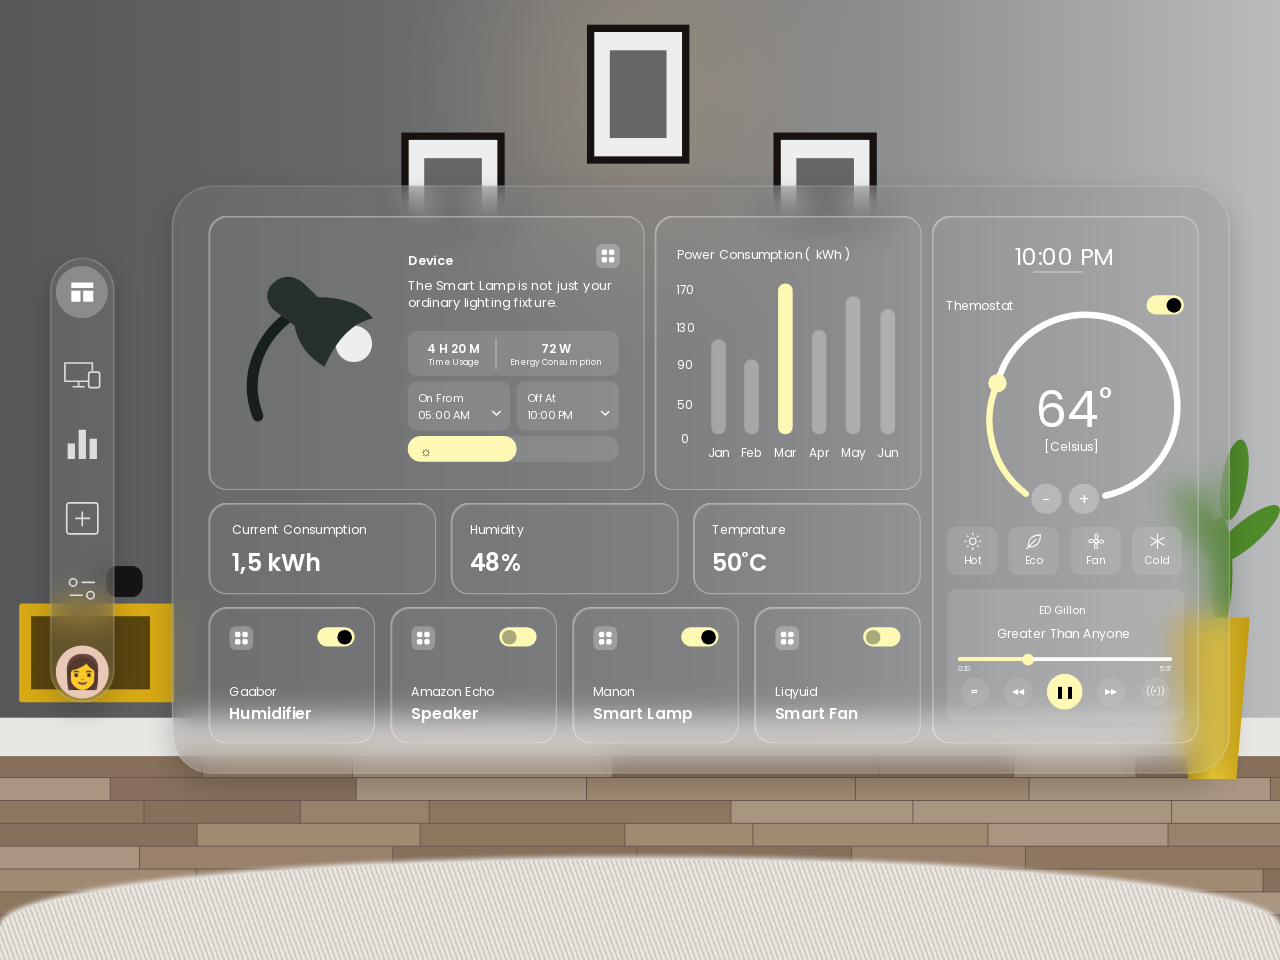
<file: DONT open not part of Tollify/smart-home-dashboard.html>
<!DOCTYPE html>
<html lang="en">
<head>
<meta charset="UTF-8">
<meta name="viewport" content="width=device-width, initial-scale=1">
<title>Smart Home Dashboard</title>
<link href="https://fonts.googleapis.com/css2?family=Poppins:wght@400;500;600&display=swap" rel="stylesheet">
<style>
*{margin:0;padding:0;box-sizing:border-box}
body{background:#555;overflow-x:hidden;font-family:Poppins,sans-serif;color:#fff}
#stage{position:relative;width:1400px;height:1050px;overflow:hidden;transform-origin:0 0}
.a{position:absolute}svg{overflow:visible}.t{white-space:nowrap}sup{font-size:.6em;line-height:0}
.wall{background:radial-gradient(ellipse 260px 300px at 50% 12%,#d6b58a55,transparent),linear-gradient(90deg,#555759,#77797b 55%,#b9bbbd)}
.floor{background:#65544a;overflow:hidden}
.rug{left:0;border-radius:50% 50% 0 0;background:repeating-linear-gradient(70deg,#e9e6df 0 3px,#cfcbc3 3px 5px);filter:drop-shadow(0 -3px 3px #eee)}
.frame{background:#17120f;padding:8px}.frame div{height:100%;background:#eee;padding:20px 17px}.frame b{display:block;height:100%;min-height:60px;background:#666}
.frame{overflow:hidden}
.main,.side{background:#8888883d;backdrop-filter:blur(16px);-webkit-backdrop-filter:blur(16px);border:1px solid #ffffff55;box-shadow:0 12px 30px #0003}
.main{border-radius:44px}.side{border-radius:35px}
.card{border:1px solid #ffffff66;border-radius:20px;background:#ffffff0a;box-shadow:inset 1px 1px 1px #fff5}
.soft{background:#ffffff1c;border-radius:10px}
.mode{cursor:pointer}.mode.sel{background:#ffffff55}
.y{background:#fdf9b4}.bar{background:#ffffff48}
.chip{display:grid;grid-template-columns:6px 6px;gap:2px;place-content:center;background:#ffffff40;border-radius:7px}.chip i{width:6px;height:6px;background:#fff;border-radius:2px}
.sw{border-radius:11px;background:#fdf9b4;cursor:pointer}.sw i{position:absolute;top:2.5px;left:3px;width:16px;height:16px;border-radius:50%;background:#aaa97c;transition:.25s}.sw.on i{left:22px;background:#000}
button{border:0;color:#fff;font-family:inherit;cursor:pointer;border-radius:50%}
.round{width:33px;height:33px;background:#ffffff45;font-size:17px}
.ctl{width:31px;height:31px;top:0;background:#ffffff18;font-size:9px}
.play{width:39px;height:39px;background:#fdf9b4;color:#000;font-size:13px}
</style>
</head>
<body>
<div id="stage">
<div class="a wall" style="left:0px;top:0px;width:1400px;height:800px;"></div>
<div class="a floor" style="left:0px;top:826px;width:1400px;height:224px;"><svg width="1400" height="224" style="overflow:hidden"><rect x="-60" y="0" width="281" height="24" fill="#86705b"/><rect x="222" y="0" width="163" height="24" fill="#98826b"/><rect x="386" y="0" width="284" height="24" fill="#a99580"/><rect x="671" y="0" width="290" height="24" fill="#86705b"/><rect x="962" y="0" width="146" height="24" fill="#86705b"/><rect x="1109" y="0" width="133" height="24" fill="#a99580"/><rect x="1243" y="0" width="196" height="24" fill="#86705b"/><rect x="-59" y="25" width="179" height="24" fill="#a99580"/><rect x="121" y="25" width="268" height="24" fill="#86705b"/><rect x="390" y="25" width="251" height="24" fill="#a99580"/><rect x="642" y="25" width="293" height="24" fill="#a18a72"/><rect x="936" y="25" width="189" height="24" fill="#a18a72"/><rect x="1126" y="25" width="263" height="24" fill="#a99580"/><rect x="1390" y="25" width="319" height="24" fill="#8d775f"/><rect x="-171" y="50" width="328" height="24" fill="#8d775f"/><rect x="158" y="50" width="170" height="24" fill="#86705b"/><rect x="329" y="50" width="140" height="24" fill="#98826b"/><rect x="470" y="50" width="329" height="24" fill="#8d775f"/><rect x="800" y="50" width="198" height="24" fill="#a99580"/><rect x="999" y="50" width="282" height="24" fill="#a99580"/><rect x="1282" y="50" width="312" height="24" fill="#a99580"/><rect x="-101" y="75" width="316" height="24" fill="#86705b"/><rect x="216" y="75" width="243" height="24" fill="#a18a72"/><rect x="460" y="75" width="223" height="24" fill="#8d775f"/><rect x="684" y="75" width="139" height="24" fill="#a18a72"/><rect x="824" y="75" width="256" height="24" fill="#a18a72"/><rect x="1081" y="75" width="196" height="24" fill="#a99580"/><rect x="1278" y="75" width="329" height="24" fill="#98826b"/><rect x="-107" y="100" width="259" height="24" fill="#a99580"/><rect x="153" y="100" width="276" height="24" fill="#98826b"/><rect x="430" y="100" width="266" height="24" fill="#86705b"/><rect x="697" y="100" width="234" height="24" fill="#86705b"/><rect x="932" y="100" width="189" height="24" fill="#98826b"/><rect x="1122" y="100" width="304" height="24" fill="#8d775f"/><rect x="-71" y="125" width="285" height="24" fill="#a18a72"/><rect x="215" y="125" width="308" height="24" fill="#98826b"/><rect x="524" y="125" width="268" height="24" fill="#86705b"/><rect x="793" y="125" width="275" height="24" fill="#8d775f"/><rect x="1069" y="125" width="312" height="24" fill="#a18a72"/><rect x="1382" y="125" width="292" height="24" fill="#86705b"/><rect x="-68" y="150" width="202" height="24" fill="#8d775f"/><rect x="135" y="150" width="146" height="24" fill="#a99580"/><rect x="282" y="150" width="293" height="24" fill="#a99580"/><rect x="576" y="150" width="152" height="24" fill="#98826b"/><rect x="729" y="150" width="147" height="24" fill="#a99580"/><rect x="877" y="150" width="168" height="24" fill="#8d775f"/><rect x="1046" y="150" width="205" height="24" fill="#a99580"/><rect x="1252" y="150" width="326" height="24" fill="#a99580"/><rect x="-30" y="175" width="141" height="24" fill="#86705b"/><rect x="112" y="175" width="287" height="24" fill="#8d775f"/><rect x="400" y="175" width="226" height="24" fill="#86705b"/><rect x="627" y="175" width="214" height="24" fill="#86705b"/><rect x="842" y="175" width="201" height="24" fill="#86705b"/><rect x="1044" y="175" width="190" height="24" fill="#8d775f"/><rect x="1235" y="175" width="209" height="24" fill="#8d775f"/><rect x="-19" y="200" width="157" height="24" fill="#86705b"/><rect x="139" y="200" width="267" height="24" fill="#8d775f"/><rect x="407" y="200" width="180" height="24" fill="#a99580"/><rect x="588" y="200" width="204" height="24" fill="#86705b"/><rect x="793" y="200" width="197" height="24" fill="#a18a72"/><rect x="991" y="200" width="306" height="24" fill="#8d775f"/><rect x="1298" y="200" width="216" height="24" fill="#98826b"/></svg></div>
<div class="a " style="left:0px;top:785px;width:1400px;height:42px;background:#e9e7e4"></div>
<div class="a frame" style="left:439px;top:145px;width:113px;height:100px;"><div><b></b></div></div>
<div class="a frame" style="left:642px;top:27px;width:112px;height:152px;"><div><b></b></div></div>
<div class="a frame" style="left:846px;top:145px;width:113px;height:100px;"><div><b></b></div></div>
<div class="a " style="left:21px;top:660px;width:170px;height:108px;background:#d6a915;border-radius:3px"></div>
<div class="a " style="left:34px;top:674px;width:130px;height:80px;background:#5a4510"></div>
<div class="a " style="left:116px;top:619px;width:40px;height:34px;background:#151515;border-radius:12px"></div>
<svg class="a" style="left:1270px;top:480px;" width="130" height="220" viewBox="0 0 130 220" fill="none" stroke="#fff" stroke-width="1.8" stroke-linecap="round" stroke-linejoin="round"><g fill="#4f8a2b" stroke="none"><ellipse cx="80" cy="45" rx="14" ry="45" transform="rotate(10 80 45)"/><ellipse cx="92" cy="105" rx="14" ry="48" transform="rotate(50 92 105)"/><ellipse cx="45" cy="95" rx="15" ry="55" transform="rotate(-30 45 95)"/><ellipse cx="65" cy="145" rx="13" ry="60"/></g></svg>
<div class="a " style="left:1285px;top:675px;width:82px;height:177px;background:linear-gradient(90deg,#b8900c,#f4d33a,#c39b10);clip-path:polygon(0 0,100% 0,82% 100%,18% 100%)"></div>
<div class="a rug" style="left:0px;top:940px;width:1400px;height:150px;"></div>
<div class="a main" style="left:188px;top:203px;width:1157px;height:643px;"></div>
<div class="a card" style="left:228px;top:236px;width:477px;height:300px;"></div>
<div class="a card" style="left:716px;top:236px;width:292px;height:300px;"></div>
<div class="a card" style="left:1019px;top:236px;width:292px;height:577px;"></div>
<div class="a card" style="left:228px;top:550px;width:249px;height:100px;"></div>
<div class="a card" style="left:493px;top:550px;width:249px;height:100px;"></div>
<div class="a card" style="left:758px;top:550px;width:249px;height:100px;"></div>
<div class="a side" style="left:55px;top:282px;width:70px;height:486px;"></div>
<div class="a " style="left:61px;top:291px;width:57px;height:57px;border-radius:50%;background:#ffffff40"></div>
<svg class="a" style="left:77px;top:308px;" width="26" height="23" viewBox="0 0 26 23" fill="none" stroke="#fff" stroke-width="1.8" stroke-linecap="round" stroke-linejoin="round"><path d="M1 1h24v6H1zM1 10h10v12H1zM14 10h11v12H14z" fill="#fff" stroke="none"/></svg>
<svg class="a" style="left:68px;top:393px;" width="44" height="34" viewBox="0 0 44 34" fill="none" stroke="#ddd" stroke-width="1.8" stroke-linecap="round" stroke-linejoin="round"><path d="M3 4h30v8M3 4v20h25M12 30h12M18 24v6"/><rect x="29" y="14" width="12" height="17" rx="2"/></svg>
<svg class="a" style="left:72px;top:468px;" width="36" height="36" viewBox="0 0 36 36" fill="none" stroke="#fff" stroke-width="1.8" stroke-linecap="round" stroke-linejoin="round"><path d="M2 17h8v17H2zM14 2h8v32h-8zM26 12h8v22h-8z" fill="#ddd" stroke="none"/></svg>
<svg class="a" style="left:72px;top:549px;" width="36" height="36" viewBox="0 0 36 36" fill="none" stroke="#ddd" stroke-width="1.8" stroke-linecap="round" stroke-linejoin="round"><rect x="1" y="1" width="34" height="34" rx="3"/><path d="M18 11v15M11 18h15"/></svg>
<svg class="a" style="left:74px;top:630px;" width="32" height="30" viewBox="0 0 32 30" fill="none" stroke="#ddd" stroke-width="1.8" stroke-linecap="round" stroke-linejoin="round"><circle cx="6" cy="7" r="4"/><path d="M16 7h13M3 21h13"/><circle cx="25" cy="21" r="4"/></svg>
<div class="a " style="left:61px;top:706px;width:58px;height:58px;border-radius:50%;background:#e8c9b8;font-size:36px;text-align:center;line-height:58px">👩</div>
<svg class="a" style="left:240px;top:290px;" width="190" height="180" viewBox="0 0 190 180" fill="none" stroke="#fff" stroke-width="1.8" stroke-linecap="round" stroke-linejoin="round"><path d="M42 165C25 120 45 75 85 50" stroke="#18201e" stroke-width="12"/><circle cx="147" cy="86" r="20" fill="#eee" stroke="none"/><path d="M55 24Q70 5 90 18L108 35Q150 35 168 58Q135 65 115 111Q88 96 82 66L58 48Q48 36 55 24Z" fill="#26302e" stroke="none"/></svg>
<div class="a t" style="left:446px;top:275px;font-size:14px;font-weight:600">Device</div>
<div class="a chip" style="left:652px;top:267px;width:26px;height:26px;"><i></i><i></i><i></i><i></i></div>
<div class="a t" style="left:446px;top:303px;font-size:14px;line-height:19px">The Smart Lamp is not just your<br>ordinary lighting fixture.</div>
<div class="a soft" style="left:446px;top:362px;width:231px;height:49px;"></div>
<div class="a " style="left:542px;top:370px;width:1px;height:34px;background:#ffffff90"></div>
<div class="a t" style="left:496px;top:372px;font-size:13px;transform:translateX(-50%);font-weight:600">4 H 20 M</div>
<div class="a t" style="left:496px;top:390px;font-size:9px;transform:translateX(-50%);">Time Usage</div>
<div class="a t" style="left:608px;top:372px;font-size:13px;transform:translateX(-50%);font-weight:600">72 W</div>
<div class="a t" style="left:608px;top:390px;font-size:9px;transform:translateX(-50%);">Energy Consumption</div>
<div class="a soft" style="left:446px;top:417px;width:112px;height:54px;"></div>
<div class="a t" style="left:457px;top:427px;font-size:12px;">On From</div>
<div class="a t" style="left:457px;top:445px;font-size:12px;">05:00 AM</div>
<svg class="a" style="left:537px;top:448px;" width="12" height="9" viewBox="0 0 12 9" fill="none" stroke="#fff" stroke-width="1.5" stroke-linecap="round" stroke-linejoin="round"><path d="M2 2l4 4 4-4"/></svg>
<div class="a soft" style="left:565px;top:417px;width:112px;height:54px;"></div>
<div class="a t" style="left:576px;top:427px;font-size:12px;">Off At</div>
<div class="a t" style="left:576px;top:445px;font-size:12px;">10:00 PM</div>
<svg class="a" style="left:656px;top:448px;" width="12" height="9" viewBox="0 0 12 9" fill="none" stroke="#fff" stroke-width="1.5" stroke-linecap="round" stroke-linejoin="round"><path d="M2 2l4 4 4-4"/></svg>
<div class="a soft" style="left:446px;top:477px;width:231px;height:28px;border-radius:14px"></div>
<div class="a y" style="left:446px;top:477px;width:119px;height:28px;border-radius:14px"></div>
<div class="a t" style="left:459px;top:482px;font-size:15px;color:#333">☼</div>
<div class="a t" style="left:740px;top:269px;font-size:13.5px;">Power Consumption ( kWh )</div>
<div class="a t" style="left:749px;top:308px;font-size:13px;transform:translateX(-50%);">170</div>
<div class="a t" style="left:749px;top:349px;font-size:13px;transform:translateX(-50%);">130</div>
<div class="a t" style="left:749px;top:390px;font-size:13px;transform:translateX(-50%);">90</div>
<div class="a t" style="left:749px;top:433px;font-size:13px;transform:translateX(-50%);">50</div>
<div class="a t" style="left:749px;top:470px;font-size:13px;transform:translateX(-50%);">0</div>
<div class="a bar" style="left:778px;top:371px;width:16px;height:104px;border-radius:8px"></div>
<div class="a t" style="left:786px;top:486px;font-size:13px;transform:translateX(-50%);">Jan</div>
<div class="a bar" style="left:814px;top:393px;width:16px;height:82px;border-radius:8px"></div>
<div class="a t" style="left:822px;top:486px;font-size:13px;transform:translateX(-50%);">Feb</div>
<div class="a y" style="left:851px;top:310px;width:16px;height:165px;border-radius:8px"></div>
<div class="a t" style="left:859px;top:486px;font-size:13px;transform:translateX(-50%);">Mar</div>
<div class="a bar" style="left:888px;top:361px;width:16px;height:114px;border-radius:8px"></div>
<div class="a t" style="left:896px;top:486px;font-size:13px;transform:translateX(-50%);">Apr</div>
<div class="a bar" style="left:925px;top:324px;width:16px;height:151px;border-radius:8px"></div>
<div class="a t" style="left:933px;top:486px;font-size:13px;transform:translateX(-50%);">May</div>
<div class="a bar" style="left:963px;top:338px;width:16px;height:137px;border-radius:8px"></div>
<div class="a t" style="left:971px;top:486px;font-size:13px;transform:translateX(-50%);">Jun</div>
<div class="a t" style="left:254px;top:570px;font-size:13.5px;">Current Consumption</div>
<div class="a t" style="left:254px;top:596px;font-size:26px;font-weight:600">1,5 kWh</div>
<div class="a t" style="left:514px;top:570px;font-size:13.5px;">Humidity</div>
<div class="a t" style="left:514px;top:596px;font-size:26px;font-weight:600">48%</div>
<div class="a t" style="left:779px;top:570px;font-size:13.5px;">Temprature</div>
<div class="a t" style="left:779px;top:596px;font-size:26px;font-weight:600">50<sup>°</sup>C</div>
<div class="a card" style="left:228px;top:664px;width:182px;height:149px;"></div>
<div class="a chip" style="left:251px;top:685px;width:26px;height:26px;"><i></i><i></i><i></i><i></i></div>
<div class="a sw on" style="left:347px;top:686px;width:41px;height:21px;"><i></i></div>
<div class="a t" style="left:251px;top:747px;font-size:13.5px;">Gaabor</div>
<div class="a t" style="left:251px;top:767px;font-size:17px;font-weight:600">Humidifier</div>
<div class="a card" style="left:427px;top:664px;width:182px;height:149px;"></div>
<div class="a chip" style="left:450px;top:685px;width:26px;height:26px;"><i></i><i></i><i></i><i></i></div>
<div class="a sw" style="left:546px;top:686px;width:41px;height:21px;"><i></i></div>
<div class="a t" style="left:450px;top:747px;font-size:13.5px;">Amazon Echo</div>
<div class="a t" style="left:450px;top:767px;font-size:17px;font-weight:600">Speaker</div>
<div class="a card" style="left:626px;top:664px;width:182px;height:149px;"></div>
<div class="a chip" style="left:649px;top:685px;width:26px;height:26px;"><i></i><i></i><i></i><i></i></div>
<div class="a sw on" style="left:745px;top:686px;width:41px;height:21px;"><i></i></div>
<div class="a t" style="left:649px;top:747px;font-size:13.5px;">Manon</div>
<div class="a t" style="left:649px;top:767px;font-size:17px;font-weight:600">Smart Lamp</div>
<div class="a card" style="left:825px;top:664px;width:182px;height:149px;"></div>
<div class="a chip" style="left:848px;top:685px;width:26px;height:26px;"><i></i><i></i><i></i><i></i></div>
<div class="a sw" style="left:944px;top:686px;width:41px;height:21px;"><i></i></div>
<div class="a t" style="left:848px;top:747px;font-size:13.5px;">Liqyuid</div>
<div class="a t" style="left:848px;top:767px;font-size:17px;font-weight:600">Smart Fan</div>
<div class="a t" style="left:1164px;top:262px;font-size:26px;transform:translateX(-50%);">10:00 PM</div>
<div class="a " style="left:1130px;top:297px;width:54px;height:1px;background:#fff9"></div>
<div class="a t" style="left:1035px;top:325px;font-size:13.5px;">Themostat</div>
<div class="a sw on" style="left:1254px;top:323px;width:41px;height:21px;"><i></i></div>
<svg class="a" style="left:1060px;top:348px;" width="215" height="215" viewBox="0 0 215 215" fill="none" stroke="#fff" stroke-width="7" stroke-linecap="round" stroke-linejoin="round"><path d="M62 192A100 100 0 0 1 31 71" stroke="#fdf9b4"/><path d="M31 71A100 100 0 1 1 149 194" stroke="#fff"/><circle cx="31" cy="71" r="10" fill="#fdf9b4" stroke="none" transform="translate(0 0)"/></svg>
<div class="a t" style="left:1173px;top:406px;font-size:55px;transform:translateX(-50%);"><span id="temp">64</span><sup>°</sup></div>
<div class="a t" style="left:1172px;top:479px;font-size:13.5px;transform:translateX(-50%);">[Celsius]</div>
<button class="a round" style="left:1128px;top:529px" onclick="t(-1)">−</button><button class="a round" style="left:1169px;top:529px" onclick="t(1)">+</button><div class="a soft mode" style="left:1036px;top:576px;width:55px;height:53px;"></div>
<svg class="a" style="left:1054px;top:582px;pointer-events:none" width="20" height="20" viewBox="0 0 20 20" fill="none" stroke="#fff" stroke-width="1.2" stroke-linecap="round" stroke-linejoin="round"><circle cx="10" cy="10" r="3.5"/><path d="M10 1v2M10 17v2M1 10h2M17 10h2M4 4l1 1M15 15l1 1M4 16l1-1M15 5l1-1"/></svg>
<div class="a t" style="left:1064px;top:605px;font-size:11.5px;transform:translateX(-50%);pointer-events:none">Hot</div>
<div class="a soft mode" style="left:1103px;top:576px;width:55px;height:53px;"></div>
<svg class="a" style="left:1121px;top:582px;pointer-events:none" width="20" height="20" viewBox="0 0 20 20" fill="none" stroke="#fff" stroke-width="1.2" stroke-linecap="round" stroke-linejoin="round"><path d="M4 16C3 7 9 3 17 3c0 8-4 14-13 13zM2 18L12 8"/></svg>
<div class="a t" style="left:1131px;top:605px;font-size:11.5px;transform:translateX(-50%);pointer-events:none">Eco</div>
<div class="a soft mode" style="left:1171px;top:576px;width:55px;height:53px;"></div>
<svg class="a" style="left:1189px;top:582px;pointer-events:none" width="20" height="20" viewBox="0 0 20 20" fill="none" stroke="#fff" stroke-width="1.2" stroke-linecap="round" stroke-linejoin="round"><circle cx="10" cy="10" r="2"/><path d="M10 8C5 0 15 0 11 8M12 10c8-5 8 5 0 1M10 12c5 8-5 8-1 0M8 10c-8 5-8-5 0-1"/></svg>
<div class="a t" style="left:1199px;top:605px;font-size:11.5px;transform:translateX(-50%);pointer-events:none">Fan</div>
<div class="a soft mode" style="left:1238px;top:576px;width:55px;height:53px;"></div>
<svg class="a" style="left:1256px;top:582px;pointer-events:none" width="20" height="20" viewBox="0 0 20 20" fill="none" stroke="#fff" stroke-width="1.2" stroke-linecap="round" stroke-linejoin="round"><path d="M10 2v16M3 6l14 8M3 14l14-8"/></svg>
<div class="a t" style="left:1266px;top:605px;font-size:11.5px;transform:translateX(-50%);pointer-events:none">Cold</div>
<div class="a soft" style="left:1036px;top:644px;width:259px;height:145px;"></div>
<div class="a t" style="left:1162px;top:659px;font-size:12px;transform:translateX(-50%);">ED Gillon</div>
<div class="a t" style="left:1163px;top:684px;font-size:13.5px;transform:translateX(-50%);">Greater Than Anyone</div>
<div class="a " style="left:1048px;top:719px;width:234px;height:4px;background:#fff;border-radius:2px"></div>
<div class="a y" style="left:1048px;top:719px;width:76px;height:4px;"></div>
<div class="a y" style="left:1118px;top:715px;width:13px;height:13px;border-radius:50%"></div>
<div class="a t" style="left:1048px;top:727px;font-size:7px;">0:30</div>
<div class="a t" style="left:1269px;top:727px;font-size:7px;">5:37</div>
<button class="a ctl" style="left:1051px;top:741px">⇄</button><button class="a ctl" style="left:1098px;top:741px">◀◀</button><button class="a ctl" style="left:1200px;top:741px">▶▶</button><button class="a ctl" style="left:1248px;top:741px">((•))</button><button class="a play" style="left:1145px;top:737px" onclick="this.textContent=this.textContent=='❚❚'?'▶':'❚❚'">❚❚</button></div>
<script>
// Screen ke hisab se size adjust
function fit(){const s=innerWidth/1400;stage.style.transform=`scale(${s})`;document.body.style.height=1050*s+'px'}
addEventListener('resize',fit);fit();
// Toggle switches
document.querySelectorAll('.sw').forEach(e=>e.onclick=()=>e.classList.toggle('on'));
// Mode buttons
document.querySelectorAll('.mode').forEach(e=>e.onclick=()=>{document.querySelectorAll('.mode').forEach(m=>m.classList.remove('sel'));e.classList.add('sel')});
// Temperature
function t(n){temp.textContent=+temp.textContent+n}
</script>
</body>
</html>
</file>
